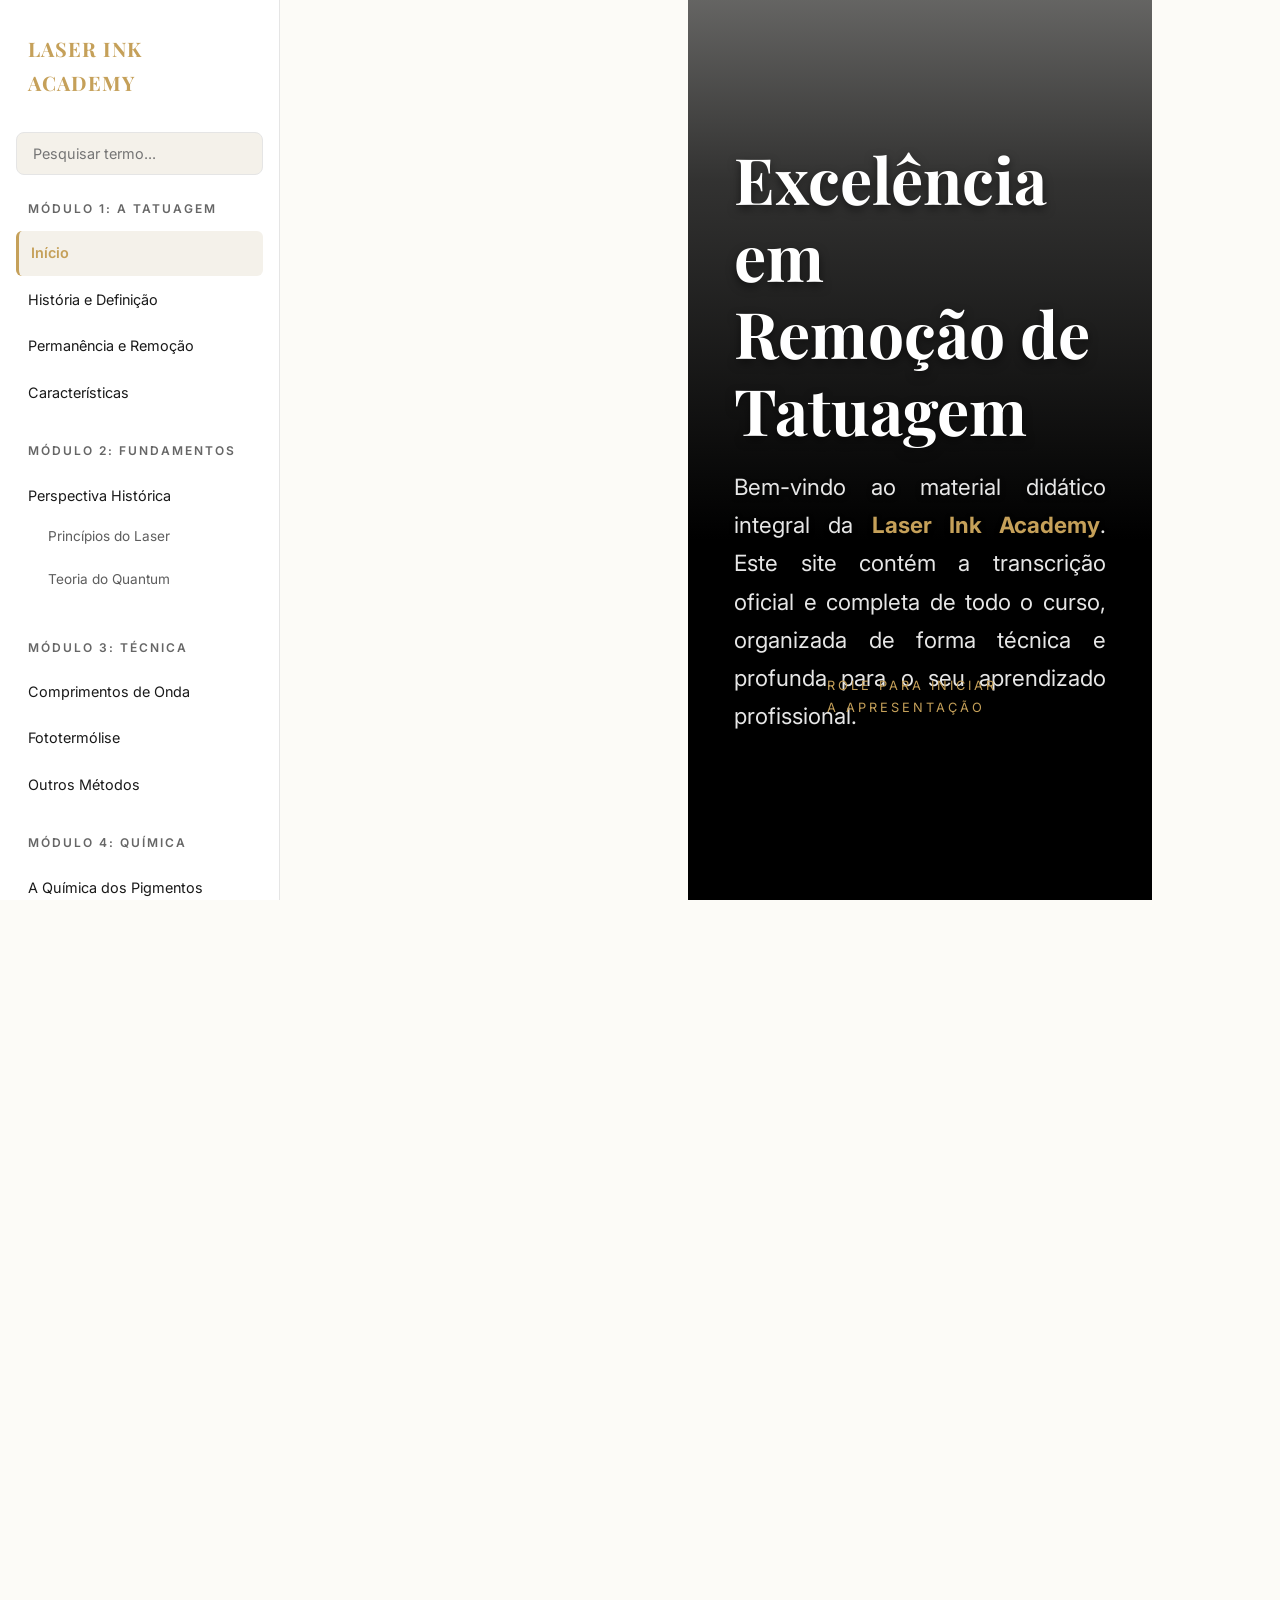
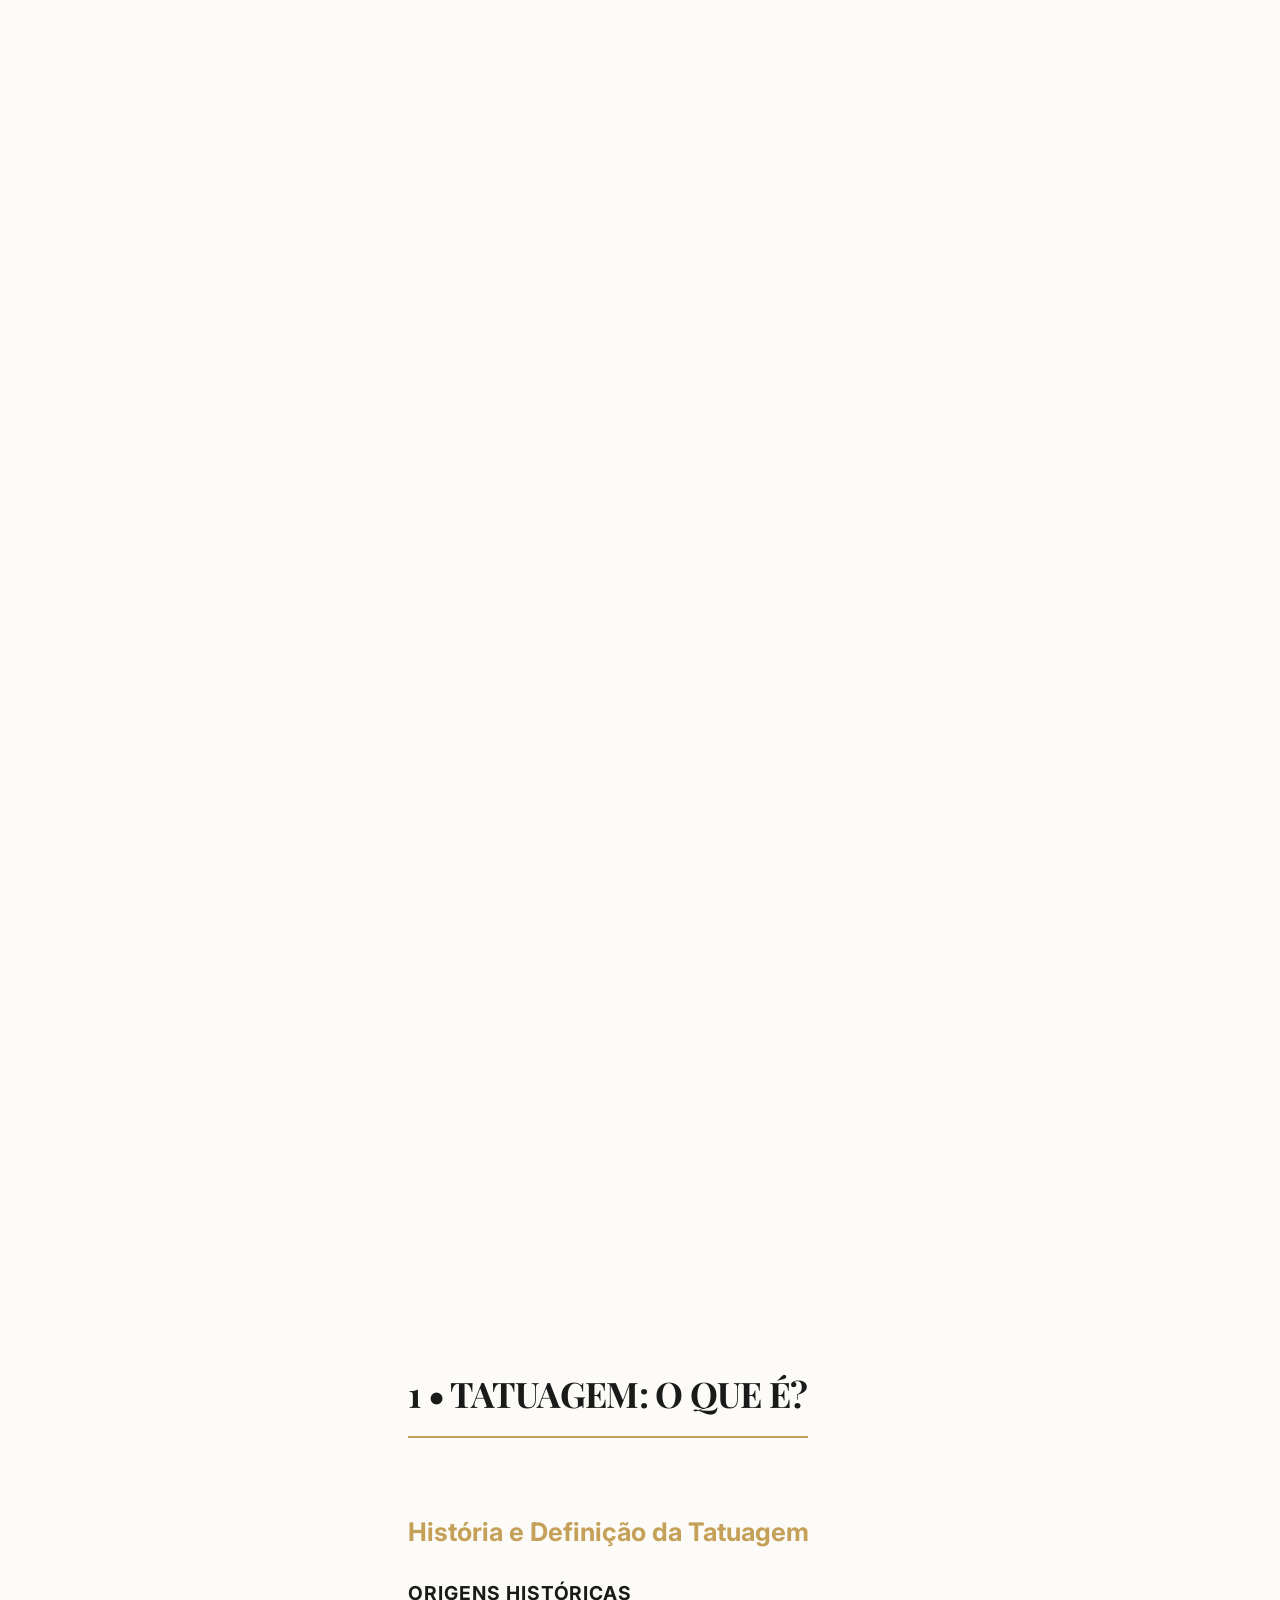
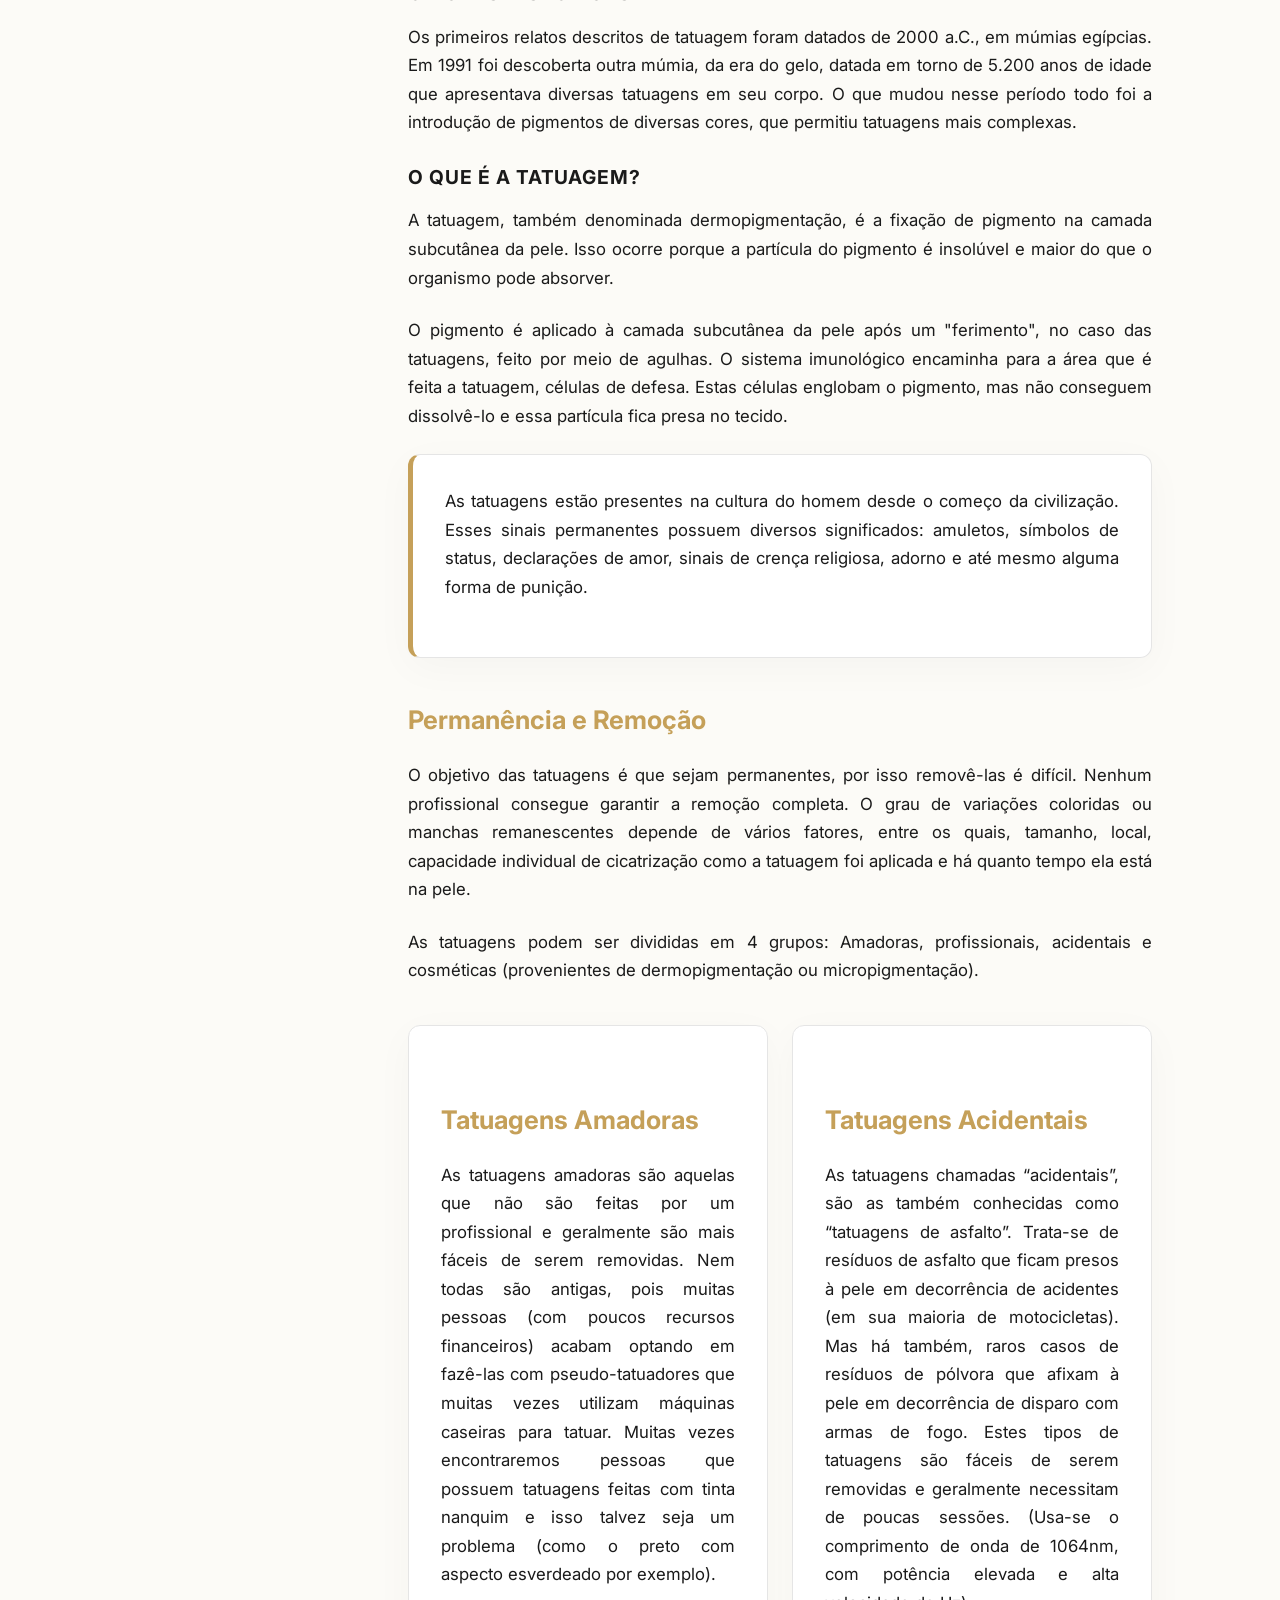
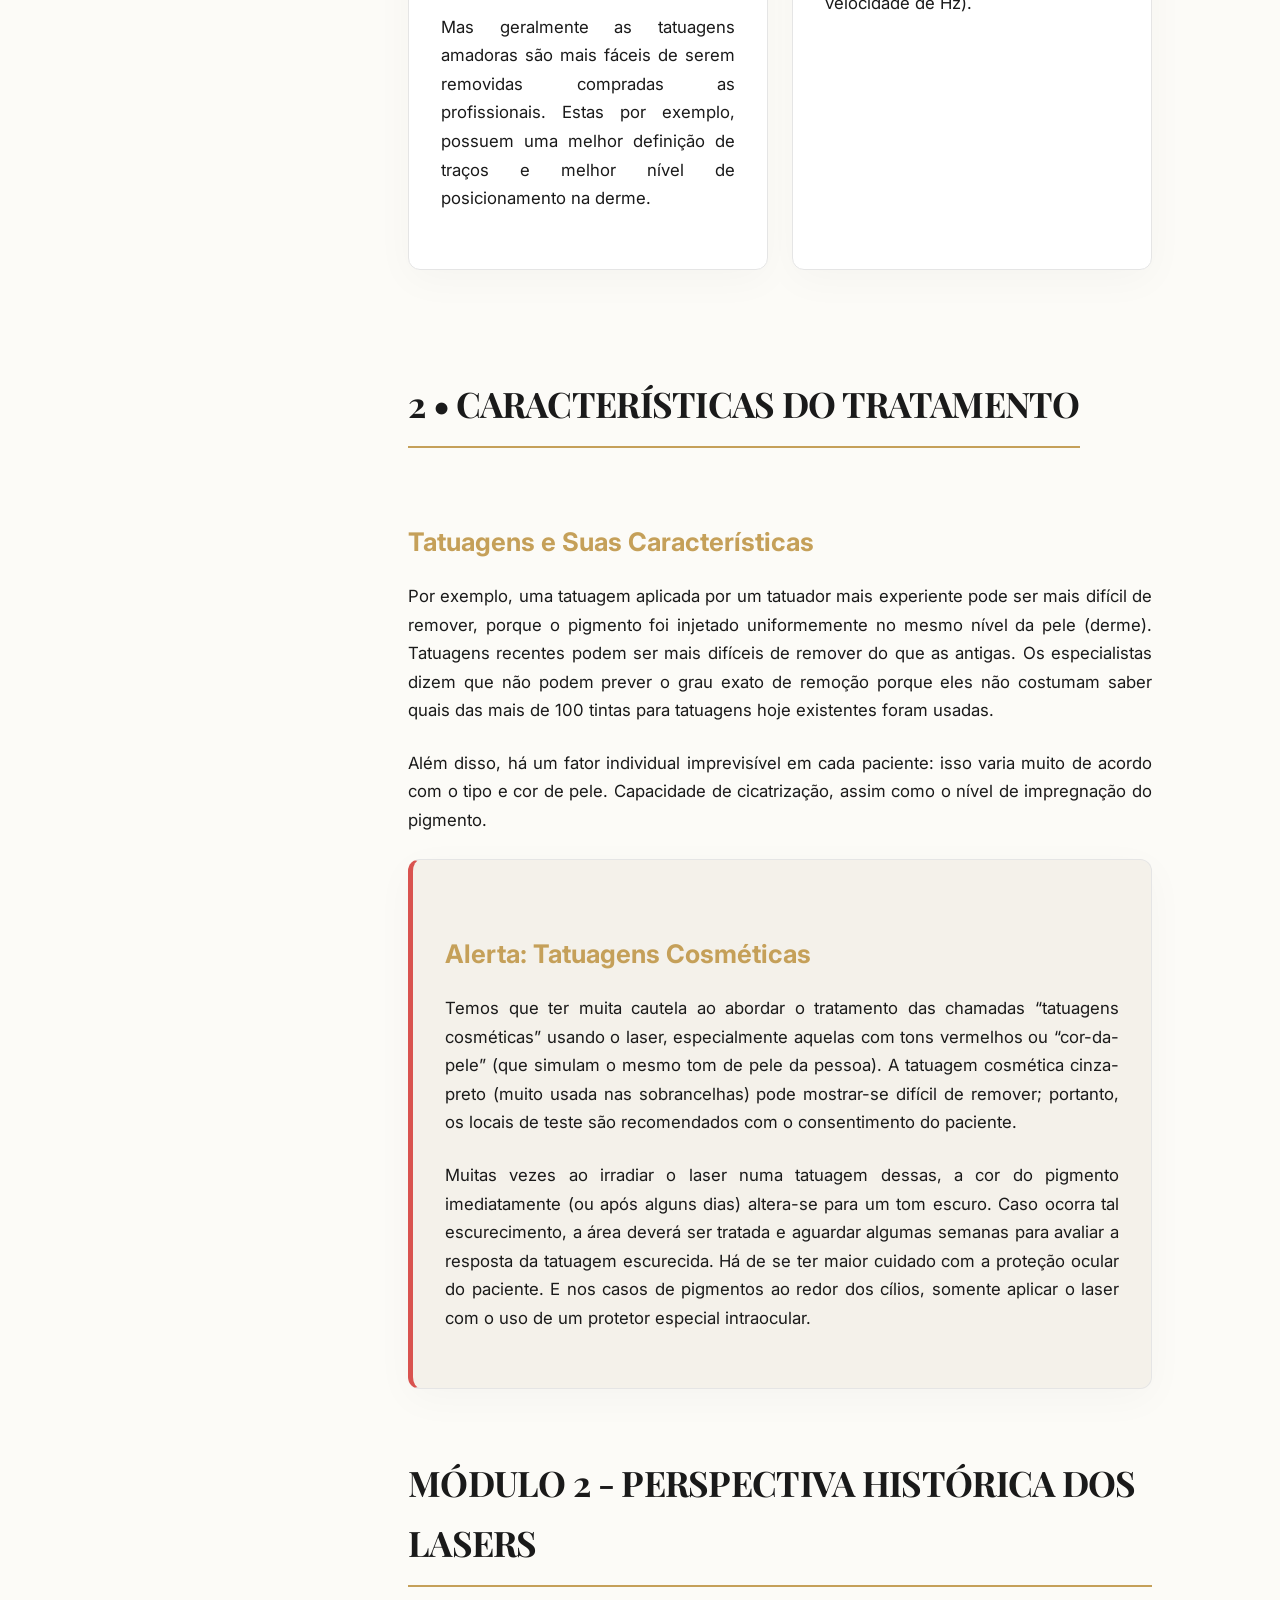
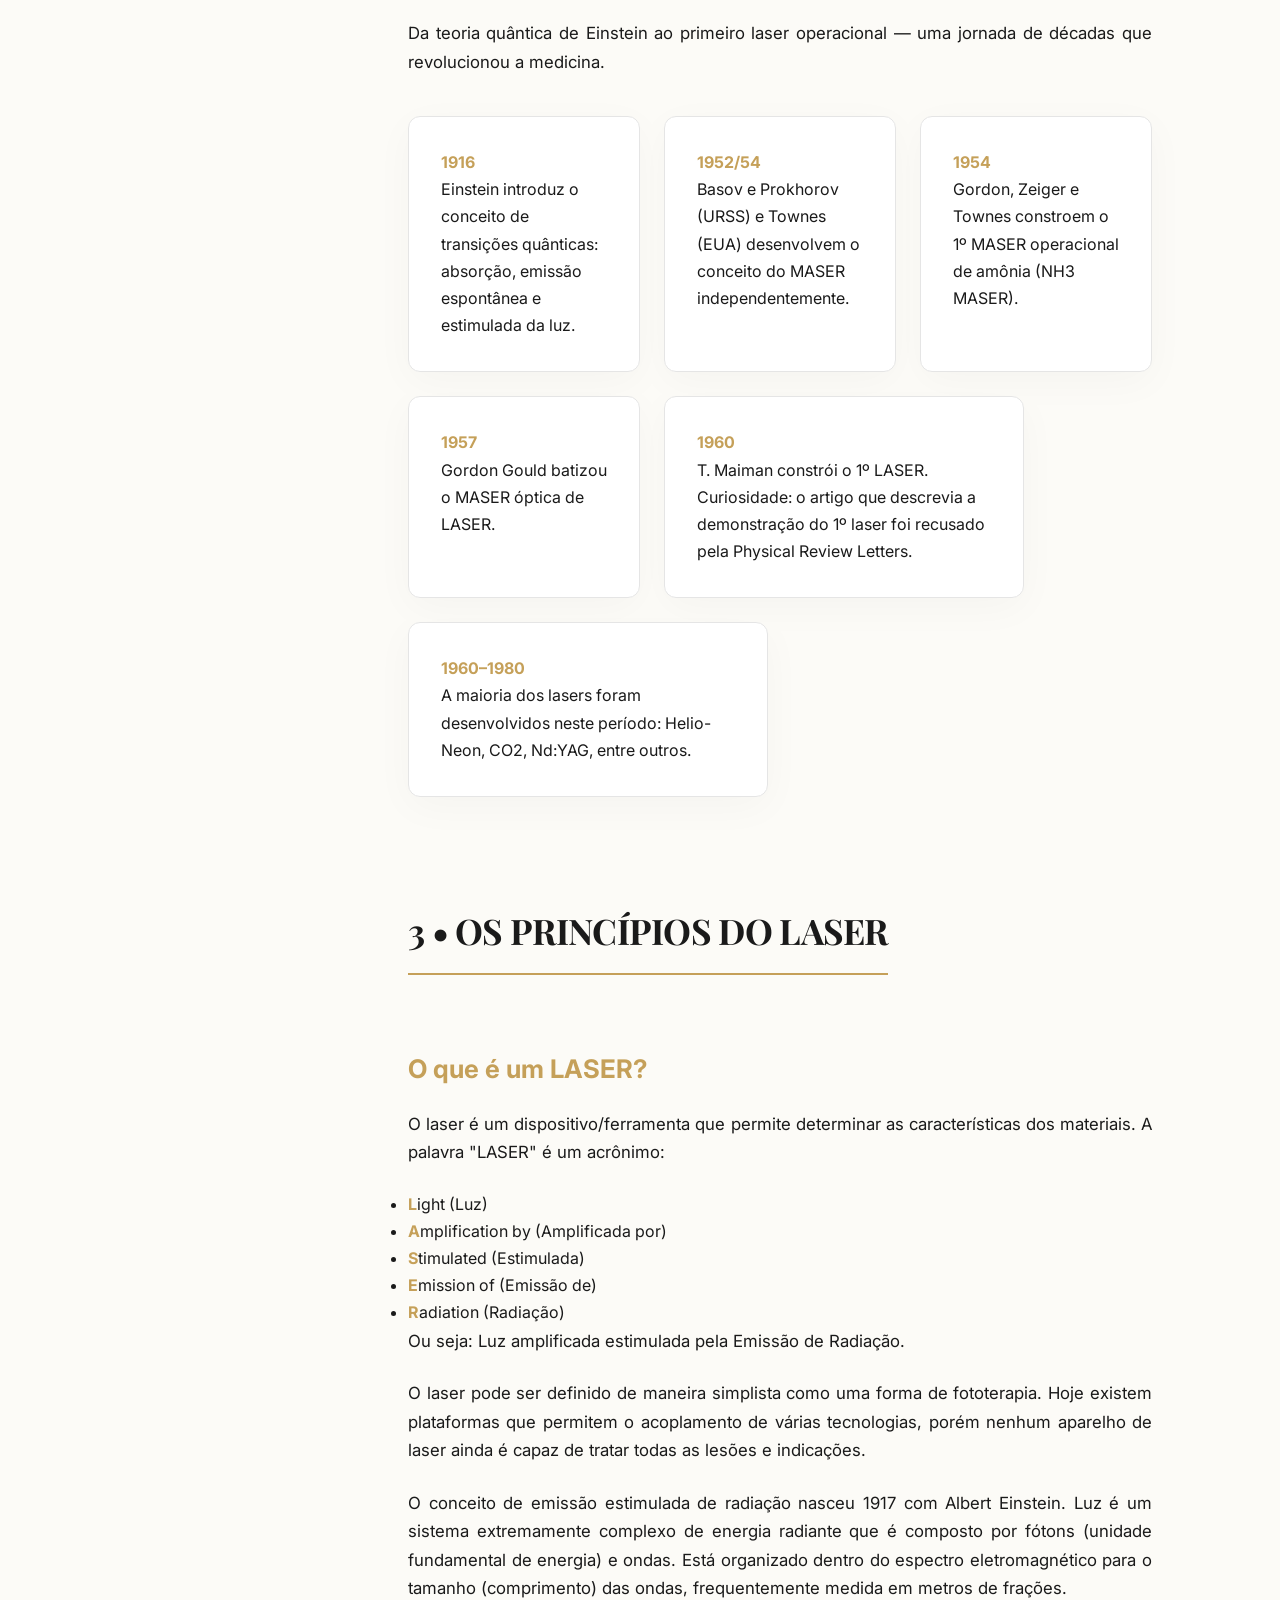
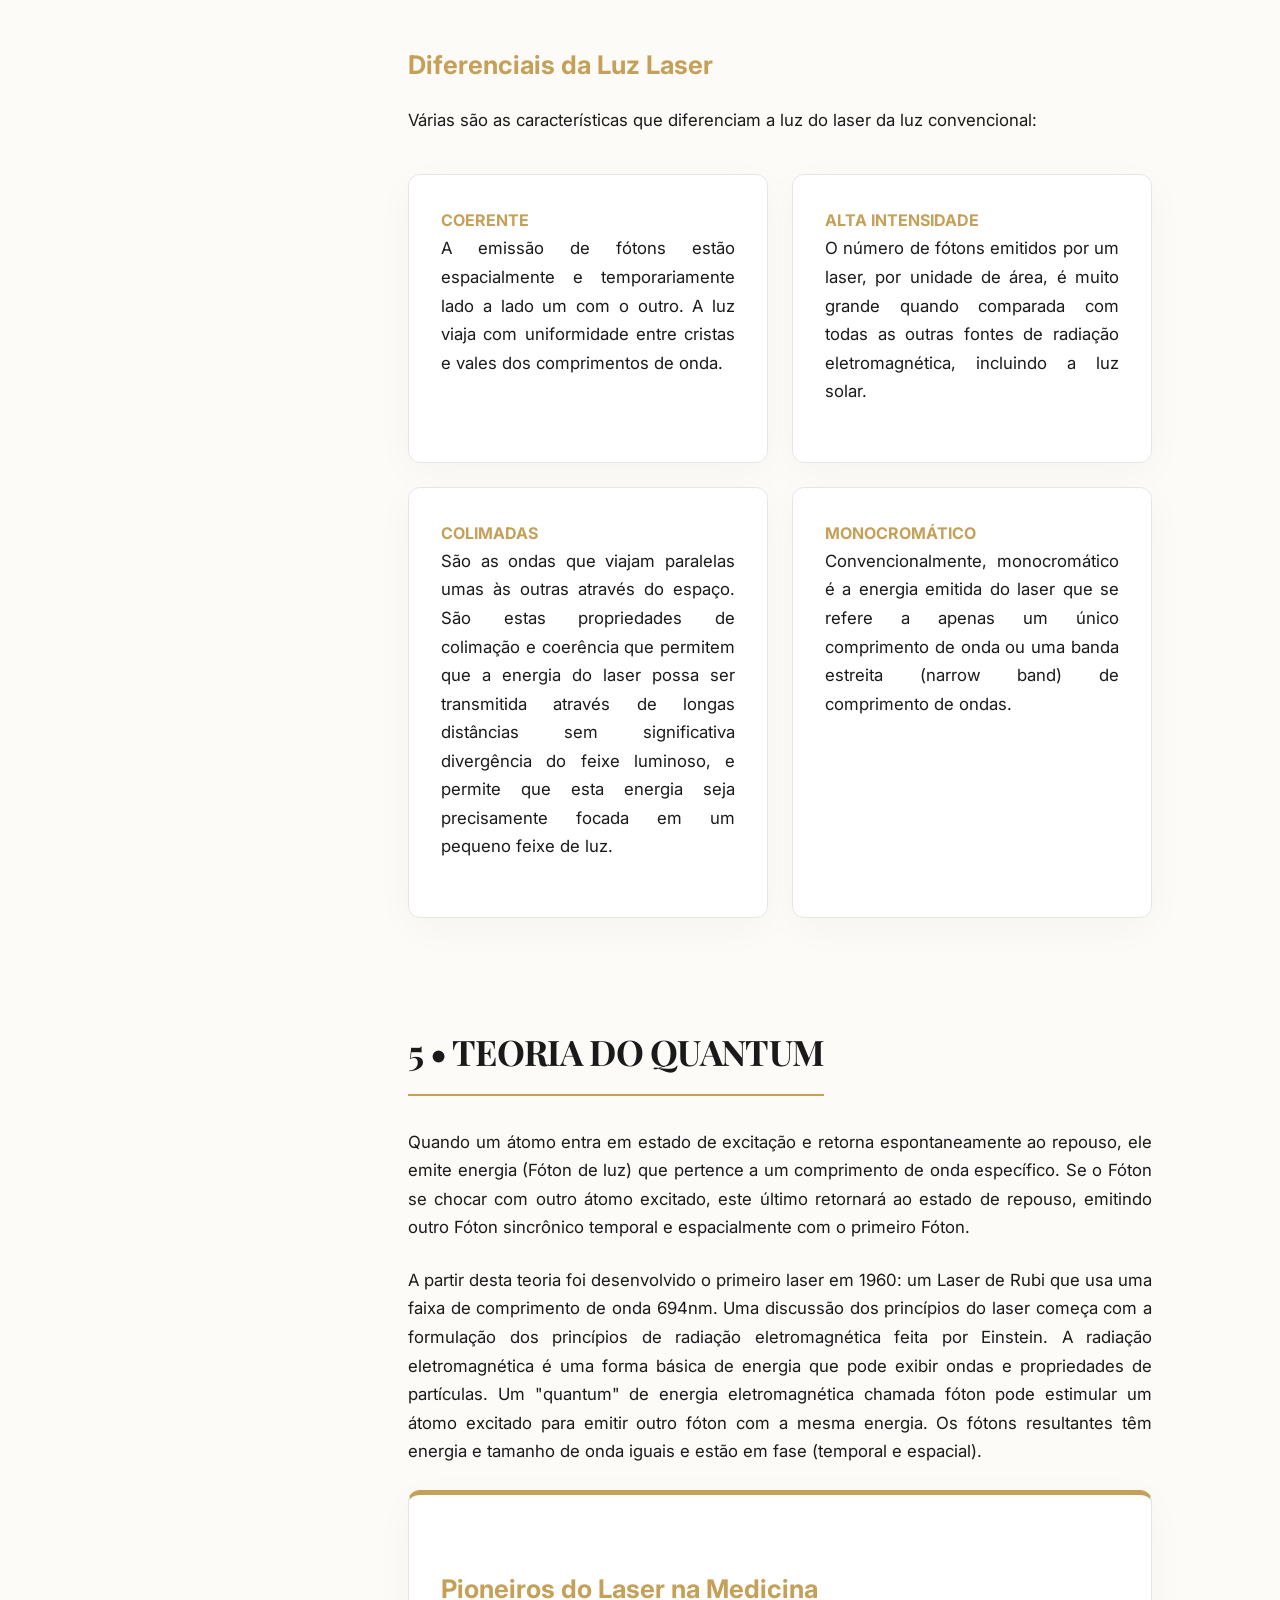
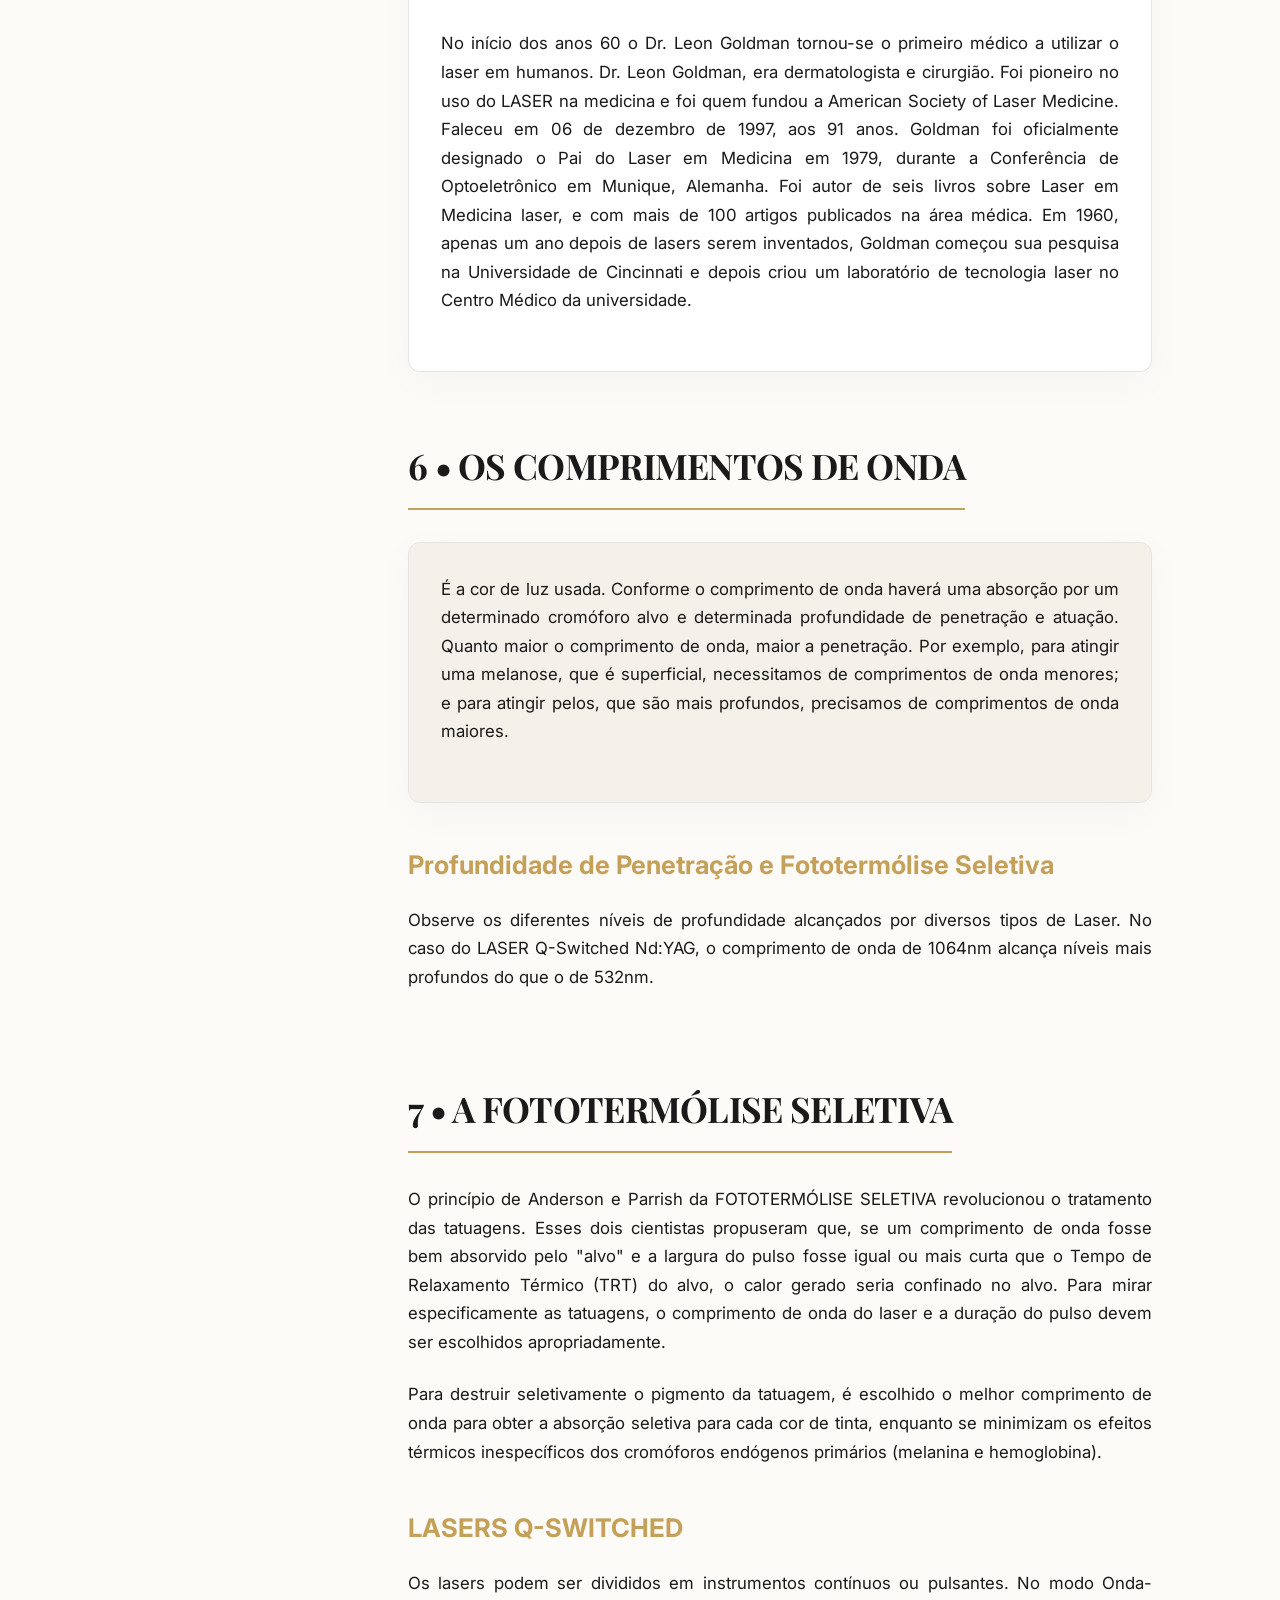
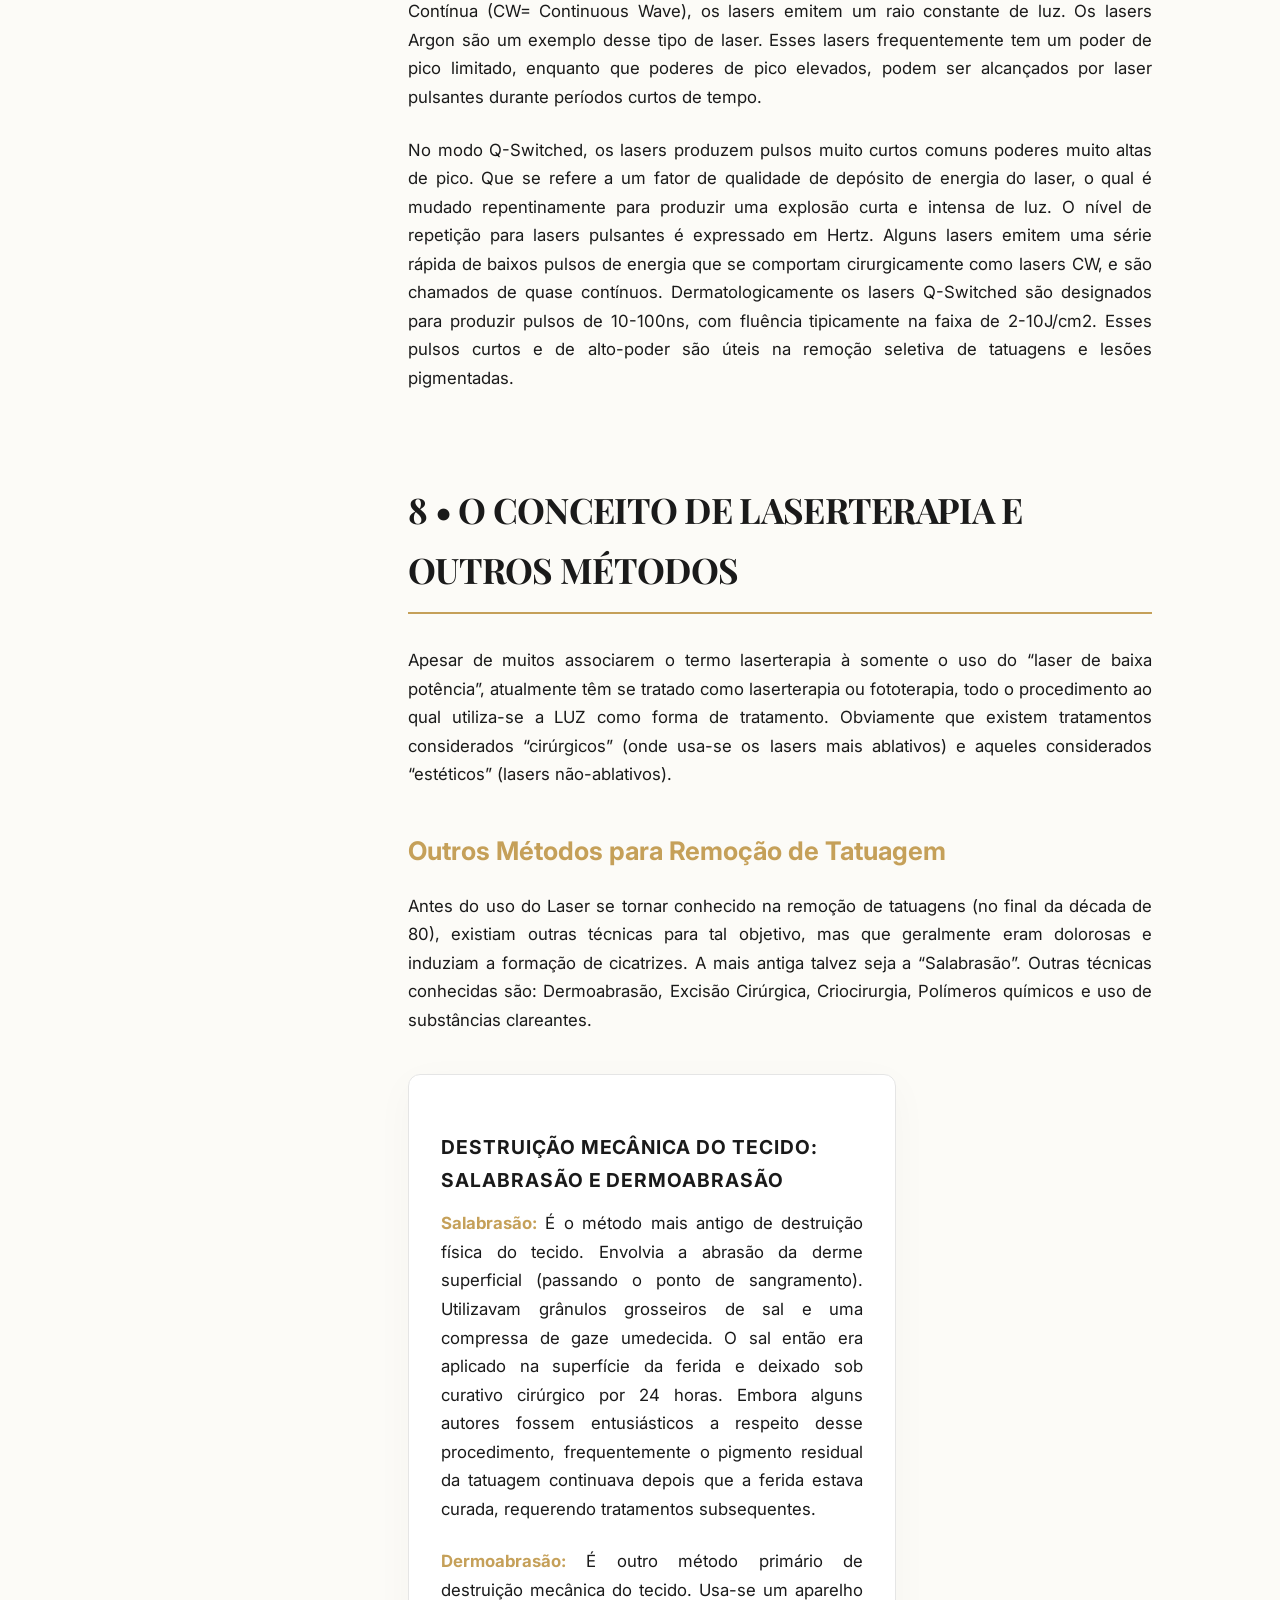
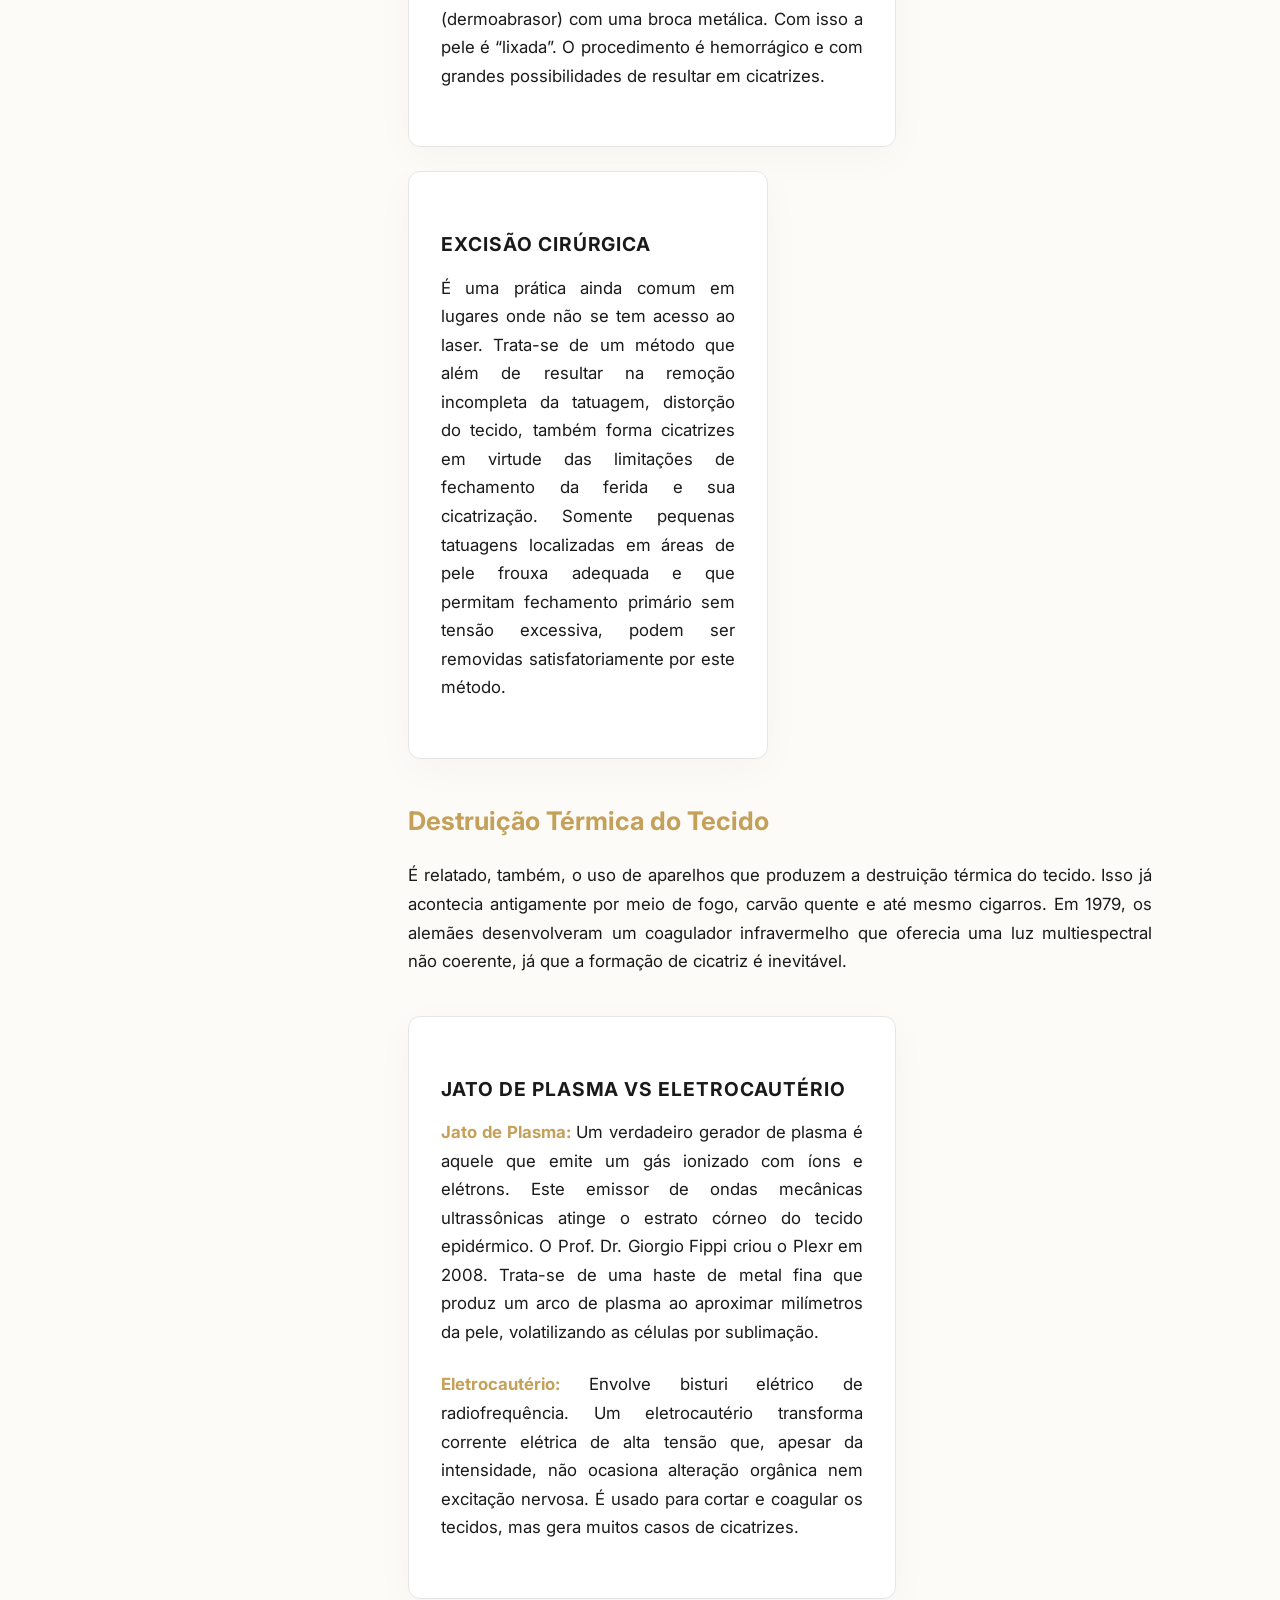
<file: index.html>
<!DOCTYPE html>
<html lang="pt-BR">
<head>
    <meta charset="UTF-8">
    <meta name="viewport" content="width=device-width, initial-scale=1.0">
    <title>Laser Ink Academy | Transcrição Integral</title>
    <meta name="description" content="Curso Profissional de Remoção de Tatuagem - Transcrição completa e oficial.">
    <link rel="stylesheet" href="index.css">
</head>
<body>

    <div class="sidebar-overlay"></div>
    
    <header class="mobile-nav">
        <button class="menu-toggle" aria-label="Abrir Menu">
            <span></span>
            <span></span>
            <span></span>
        </button>
        <div class="mobile-logo">Laser Ink Academy</div>
    </header>

    <div class="app-container">
        <!-- Sidebar Navigation -->
        <aside>
            <div class="logo-container">
                <div class="logo-text">Laser Ink Academy</div>
            </div>

            <div class="search-container">
                <input type="text" class="search-input" placeholder="Pesquisar termo...">
            </div>

            <div class="nav-group">
                <div class="nav-title">Módulo 1: A Tatuagem</div>
                <nav>
                    <a href="#intro" class="nav-link active">Início</a>
                    <a href="#historia" class="nav-link">História e Definição</a>
                    <a href="#permanencia" class="nav-link">Permanência e Remoção</a>
                    <a href="#caracteristicas" class="nav-link">Características</a>
                </nav>
            </div>

            <div class="nav-group">
                <div class="nav-title">Módulo 2: Fundamentos</div>
                <nav>
                    <a href="#perspectiva" class="nav-link">Perspectiva Histórica</a>
                    <div class="sub-nav">
                        <a href="#principios" class="nav-link">Princípios do Laser</a>
                        <a href="#quantum" class="nav-link">Teoria do Quantum</a>
                    </div>
                </nav>
            </div>

            <div class="nav-group">
                <div class="nav-title">Módulo 3: Técnica</div>
                <nav>
                    <a href="#comprimentos" class="nav-link">Comprimentos de Onda</a>
                    <a href="#fototermolise" class="nav-link">Fototermólise</a>
                    <a href="#outros-metodos" class="nav-link">Outros Métodos</a>
                </nav>
            </div>

            <div class="nav-group">
                <div class="nav-title">Módulo 4: Química</div>
                <nav>
                    <a href="#quimica" class="nav-link">A Química dos Pigmentos</a>
                    <a href="#efeitos" class="nav-link">Efeitos Pós-Laser</a>
                    <a href="#mecanismos" class="nav-link">Como Funciona</a>
                </nav>
            </div>

            <div class="nav-group">
                <div class="nav-title">Módulo 5: Clínica</div>
                <nav>
                    <a href="#cuidados" class="nav-link">Cuidados e Penetragem</a>
                    <a href="#faq" class="nav-link">Dúvidas Frequentes</a>
                </nav>
            </div>

            <div class="theme-toggle">Modo Escuro</div>
        </aside>

        <!-- Main Content Area -->
        <main>
            <!-- SCROLL CONTROLLED HERO SECTION -->
        <div class="scroll-wrapper" id="hero-scrub-wrapper">
            <div class="sticky-hero">
                <video id="hero-video" preload="auto" muted playsinline>
                    <source src="assets/Doctor_scrub.mp4" type="video/mp4">
                </video>
                <div class="hero-overlay">
                    <section id="intro">
                        <h1>Excelência em Remoção de Tatuagem</h1>
                        <p>Bem-vindo ao material didático integral da <strong>Laser Ink Academy</strong>. Este site contém a transcrição oficial e completa de todo o curso, organizada de forma técnica e profunda para o seu aprendizado profissional.</p>
                        <div class="scroll-indicator">Role para iniciar a apresentação</div>
                    </section>
                </div>
            </div>
        </div>

            <!-- MODULE 1 CONTENT -->
            <section id="historia">
                <h2>1 • TATUAGEM: O QUE É?</h2>
                
                <h3>História e Definição da Tatuagem</h3>
                <h4>Origens Históricas</h4>
                <p>Os primeiros relatos descritos de tatuagem foram datados de 2000 a.C., em múmias egípcias. Em 1991 foi descoberta outra múmia, da era do gelo, datada em torno de 5.200 anos de idade que apresentava diversas tatuagens em seu corpo. O que mudou nesse período todo foi a introdução de pigmentos de diversas cores, que permitiu tatuagens mais complexas.</p>

                <h4>O Que É a Tatuagem?</h4>
                <p>A tatuagem, também denominada dermopigmentação, é a fixação de pigmento na camada subcutânea da pele. Isso ocorre porque a partícula do pigmento é insolúvel e maior do que o organismo pode absorver.</p>
                <p>O pigmento é aplicado à camada subcutânea da pele após um "ferimento", no caso das tatuagens, feito por meio de agulhas. O sistema imunológico encaminha para a área que é feita a tatuagem, células de defesa. Estas células englobam o pigmento, mas não conseguem dissolvê-lo e essa partícula fica presa no tecido.</p>
                
                <div class="bento-card" style="border-left: 5px solid var(--primary-gold);">
                    <p>As tatuagens estão presentes na cultura do homem desde o começo da civilização. Esses sinais permanentes possuem diversos significados: amuletos, símbolos de status, declarações de amor, sinais de crença religiosa, adorno e até mesmo alguma forma de punição.</p>
                </div>

                <h3>Permanência e Remoção</h3>
                <p>O objetivo das tatuagens é que sejam permanentes, por isso removê-las é difícil. Nenhum profissional consegue garantir a remoção completa. O grau de variações coloridas ou manchas remanescentes depende de vários fatores, entre os quais, tamanho, local, capacidade individual de cicatrização como a tatuagem foi aplicada e há quanto tempo ela está na pele.</p>
                <p>As tatuagens podem ser divididas em 4 grupos: Amadoras, profissionais, acidentais e cosméticas (provenientes de dermopigmentação ou micropigmentação).</p>
                
                <div class="bento-grid">
                    <div class="bento-card medium">
                        <h3>Tatuagens Amadoras</h3>
                        <p>As tatuagens amadoras são aquelas que não são feitas por um profissional e geralmente são mais fáceis de serem removidas. Nem todas são antigas, pois muitas pessoas (com poucos recursos financeiros) acabam optando em fazê-las com pseudo-tatuadores que muitas vezes utilizam máquinas caseiras para tatuar. Muitas vezes encontraremos pessoas que possuem tatuagens feitas com tinta nanquim e isso talvez seja um problema (como o preto com aspecto esverdeado por exemplo).</p>
                        <p>Mas geralmente as tatuagens amadoras são mais fáceis de serem removidas compradas as profissionais. Estas por exemplo, possuem uma melhor definição de traços e melhor nível de posicionamento na derme.</p>
                    </div>
                    <div class="bento-card medium">
                        <h3>Tatuagens Acidentais</h3>
                        <p>As tatuagens chamadas “acidentais”, são as também conhecidas como “tatuagens de asfalto”. Trata-se de resíduos de asfalto que ficam presos à pele em decorrência de acidentes (em sua maioria de motocicletas). Mas há também, raros casos de resíduos de pólvora que afixam à pele em decorrência de disparo com armas de fogo. Estes tipos de tatuagens são fáceis de serem removidas e geralmente necessitam de poucas sessões. (Usa-se o comprimento de onda de 1064nm, com potência elevada e alta velocidade de Hz).</p>
                    </div>
                </div>
            </section>

            <section id="caracteristicas">
                <h2>2 • CARACTERÍSTICAS DO TRATAMENTO</h2>
                <h3>Tatuagens e Suas Características</h3>
                <p>Por exemplo, uma tatuagem aplicada por um tatuador mais experiente pode ser mais difícil de remover, porque o pigmento foi injetado uniformemente no mesmo nível da pele (derme). Tatuagens recentes podem ser mais difíceis de remover do que as antigas. Os especialistas dizem que não podem prever o grau exato de remoção porque eles não costumam saber quais das mais de 100 tintas para tatuagens hoje existentes foram usadas.</p>
                <p>Além disso, há um fator individual imprevisível em cada paciente: isso varia muito de acordo com o tipo e cor de pele. Capacidade de cicatrização, assim como o nível de impregnação do pigmento.</p>
                
                <div class="bento-card" style="background: var(--accent); border-left: 5px solid #d9534f;">
                    <h3>Alerta: Tatuagens Cosméticas</h3>
                    <p>Temos que ter muita cautela ao abordar o tratamento das chamadas “tatuagens cosméticas” usando o laser, especialmente aquelas com tons vermelhos ou “cor-da-pele” (que simulam o mesmo tom de pele da pessoa). A tatuagem cosmética cinza-preto (muito usada nas sobrancelhas) pode mostrar-se difícil de remover; portanto, os locais de teste são recomendados com o consentimento do paciente.</p>
                    <p>Muitas vezes ao irradiar o laser numa tatuagem dessas, a cor do pigmento imediatamente (ou após alguns dias) altera-se para um tom escuro. Caso ocorra tal escurecimento, a área deverá ser tratada e aguardar algumas semanas para avaliar a resposta da tatuagem escurecida. Há de se ter maior cuidado com a proteção ocular do paciente. E nos casos de pigmentos ao redor dos cílios, somente aplicar o laser com o uso de um protetor especial intraocular.</p>
                </div>
            </section>

            <!-- MODULE 2 CONTENT -->
            <section id="perspectiva">
                <h2>MÓDULO 2 - PERSPECTIVA HISTÓRICA DOS LASERS</h2>
                <p>Da teoria quântica de Einstein ao primeiro laser operacional — uma jornada de décadas que revolucionou a medicina.</p>
                
                <div class="bento-grid">
                    <div class="bento-card small"><strong>1916</strong><br>Einstein introduz o conceito de transições quânticas: absorção, emissão espontânea e estimulada da luz.</div>
                    <div class="bento-card small"><strong>1952/54</strong><br>Basov e Prokhorov (URSS) e Townes (EUA) desenvolvem o conceito do MASER independentemente.</div>
                    <div class="bento-card small"><strong>1954</strong><br>Gordon, Zeiger e Townes constroem o 1º MASER operacional de amônia (NH3 MASER).</div>
                    <div class="bento-card small"><strong>1957</strong><br>Gordon Gould batizou o MASER óptica de LASER.</div>
                    <div class="bento-card medium"><strong>1960</strong><br>T. Maiman constrói o 1º LASER. Curiosidade: o artigo que descrevia a demonstração do 1º laser foi recusado pela Physical Review Letters.</div>
                    <div class="bento-card medium"><strong>1960–1980</strong><br>A maioria dos lasers foram desenvolvidos neste período: Helio-Neon, CO2, Nd:YAG, entre outros.</div>
                </div>
            </section>

            <section id="principios">
                <h2>3 • OS PRINCÍPIOS DO LASER</h2>
                <h3>O que é um LASER?</h3>
                <p>O laser é um dispositivo/ferramenta que permite determinar as características dos materiais. A palavra "LASER" é um acrônimo:</p>
                <ul>
                    <li><strong>L</strong>ight (Luz)</li>
                    <li><strong>A</strong>mplification by (Amplificada por)</li>
                    <li><strong>S</strong>timulated (Estimulada)</li>
                    <li><strong>E</strong>mission of (Emissão de)</li>
                    <li><strong>R</strong>adiation (Radiação)</li>
                </ul>
                <p>Ou seja: Luz amplificada estimulada pela Emissão de Radiação.</p>
                <p>O laser pode ser definido de maneira simplista como uma forma de fototerapia. Hoje existem plataformas que permitem o acoplamento de várias tecnologias, porém nenhum aparelho de laser ainda é capaz de tratar todas as lesões e indicações.</p>
                <p>O conceito de emissão estimulada de radiação nasceu 1917 com Albert Einstein. Luz é um sistema extremamente complexo de energia radiante que é composto por fótons (unidade fundamental de energia) e ondas. Está organizado dentro do espectro eletromagnético para o tamanho (comprimento) das ondas, frequentemente medida em metros de frações.</p>

                <h3>Diferenciais da Luz Laser</h3>
                <p>Várias são as características que diferenciam a luz do laser da luz convencional:</p>
                <div class="bento-grid">
                    <div class="bento-card medium">
                        <strong>COERENTE</strong>
                        <p>A emissão de fótons estão espacialmente e temporariamente lado a lado um com o outro. A luz viaja com uniformidade entre cristas e vales dos comprimentos de onda.</p>
                    </div>
                    <div class="bento-card medium">
                        <strong>ALTA INTENSIDADE</strong>
                        <p>O número de fótons emitidos por um laser, por unidade de área, é muito grande quando comparada com todas as outras fontes de radiação eletromagnética, incluindo a luz solar.</p>
                    </div>
                    <div class="bento-card medium">
                        <strong>COLIMADAS</strong>
                        <p>São as ondas que viajam paralelas umas às outras através do espaço. São estas propriedades de colimação e coerência que permitem que a energia do laser possa ser transmitida através de longas distâncias sem significativa divergência do feixe luminoso, e permite que esta energia seja precisamente focada em um pequeno feixe de luz.</p>
                    </div>
                    <div class="bento-card medium">
                        <strong>MONOCROMÁTICO</strong>
                        <p>Convencionalmente, monocromático é a energia emitida do laser que se refere a apenas um único comprimento de onda ou uma banda estreita (narrow band) de comprimento de ondas.</p>
                    </div>
                </div>
            </section>

            <section id="quantum">
                <h2>5 • TEORIA DO QUANTUM</h2>
                <p>Quando um átomo entra em estado de excitação e retorna espontaneamente ao repouso, ele emite energia (Fóton de luz) que pertence a um comprimento de onda específico. Se o Fóton se chocar com outro átomo excitado, este último retornará ao estado de repouso, emitindo outro Fóton sincrônico temporal e espacialmente com o primeiro Fóton.</p>
                <p>A partir desta teoria foi desenvolvido o primeiro laser em 1960: um Laser de Rubi que usa uma faixa de comprimento de onda 694nm. Uma discussão dos princípios do laser começa com a formulação dos princípios de radiação eletromagnética feita por Einstein. A radiação eletromagnética é uma forma básica de energia que pode exibir ondas e propriedades de partículas. Um "quantum" de energia eletromagnética chamada fóton pode estimular um átomo excitado para emitir outro fóton com a mesma energia. Os fótons resultantes têm energia e tamanho de onda iguais e estão em fase (temporal e espacial).</p>

                <div class="bento-card" style="border-top: 5px solid var(--primary-gold);">
                    <h3>Pioneiros do Laser na Medicina</h3>
                    <p>No início dos anos 60 o Dr. Leon Goldman tornou-se o primeiro médico a utilizar o laser em humanos. Dr. Leon Goldman, era dermatologista e cirurgião. Foi pioneiro no uso do LASER na medicina e foi quem fundou a American Society of Laser Medicine. Faleceu em 06 de dezembro de 1997, aos 91 anos. Goldman foi oficialmente designado o Pai do Laser em Medicina em 1979, durante a Conferência de Optoeletrônico em Munique, Alemanha. Foi autor de seis livros sobre Laser em Medicina laser, e com mais de 100 artigos publicados na área médica. Em 1960, apenas um ano depois de lasers serem inventados, Goldman começou sua pesquisa na Universidade de Cincinnati e depois criou um laboratório de tecnologia laser no Centro Médico da universidade.</p>
                </div>
            </section>

            <!-- MODULE 3 CONTENT -->
            <section id="comprimentos">
                <h2>6 • OS COMPRIMENTOS DE ONDA</h2>
                <div class="bento-card" style="background: var(--accent);">
                    <p>É a cor de luz usada. Conforme o comprimento de onda haverá uma absorção por um determinado cromóforo alvo e determinada profundidade de penetração e atuação. Quanto maior o comprimento de onda, maior a penetração. Por exemplo, para atingir uma melanose, que é superficial, necessitamos de comprimentos de onda menores; e para atingir pelos, que são mais profundos, precisamos de comprimentos de onda maiores.</p>
                </div>
                
                <h3>Profundidade de Penetração e Fototermólise Seletiva</h3>
                <p>Observe os diferentes níveis de profundidade alcançados por diversos tipos de Laser. No caso do LASER Q-Switched Nd:YAG, o comprimento de onda de 1064nm alcança níveis mais profundos do que o de 532nm.</p>
            </section>

            <section id="fototermolise">
                <h2>7 • A FOTOTERMÓLISE SELETIVA</h2>
                <p>O princípio de Anderson e Parrish da FOTOTERMÓLISE SELETIVA revolucionou o tratamento das tatuagens. Esses dois cientistas propuseram que, se um comprimento de onda fosse bem absorvido pelo "alvo" e a largura do pulso fosse igual ou mais curta que o Tempo de Relaxamento Térmico (TRT) do alvo, o calor gerado seria confinado no alvo. Para mirar especificamente as tatuagens, o comprimento de onda do laser e a duração do pulso devem ser escolhidos apropriadamente.</p>
                <p>Para destruir seletivamente o pigmento da tatuagem, é escolhido o melhor comprimento de onda para obter a absorção seletiva para cada cor de tinta, enquanto se minimizam os efeitos térmicos inespecíficos dos cromóforos endógenos primários (melanina e hemoglobina).</p>

                <h3>LASERS Q-SWITCHED</h3>
                <p>Os lasers podem ser divididos em instrumentos contínuos ou pulsantes. No modo Onda-Contínua (CW= Continuous Wave), os lasers emitem um raio constante de luz. Os lasers Argon são um exemplo desse tipo de laser. Esses lasers frequentemente tem um poder de pico limitado, enquanto que poderes de pico elevados, podem ser alcançados por laser pulsantes durante períodos curtos de tempo.</p>
                <p>No modo Q-Switched, os lasers produzem pulsos muito curtos comuns poderes muito altas de pico. Que se refere a um fator de qualidade de depósito de energia do laser, o qual é mudado repentinamente para produzir uma explosão curta e intensa de luz. O nível de repetição para lasers pulsantes é expressado em Hertz. Alguns lasers emitem uma série rápida de baixos pulsos de energia que se comportam cirurgicamente como lasers CW, e são chamados de quase contínuos. Dermatologicamente os lasers Q-Switched são designados para produzir pulsos de 10-100ns, com fluência tipicamente na faixa de 2-10J/cm2. Esses pulsos curtos e de alto-poder são úteis na remoção seletiva de tatuagens e lesões pigmentadas.</p>
            </section>

            <section id="outros-metodos">
                <h2>8 • O CONCEITO DE LASERTERAPIA E OUTROS MÉTODOS</h2>
                <p>Apesar de muitos associarem o termo laserterapia à somente o uso do “laser de baixa potência”, atualmente têm se tratado como laserterapia ou fototerapia, todo o procedimento ao qual utiliza-se a LUZ como forma de tratamento. Obviamente que existem tratamentos considerados “cirúrgicos” (onde usa-se os lasers mais ablativos) e aqueles considerados “estéticos” (lasers não-ablativos).</p>
                
                <h3>Outros Métodos para Remoção de Tatuagem</h3>
                <p>Antes do uso do Laser se tornar conhecido na remoção de tatuagens (no final da década de 80), existiam outras técnicas para tal objetivo, mas que geralmente eram dolorosas e induziam a formação de cicatrizes. A mais antiga talvez seja a “Salabrasão”. Outras técnicas conhecidas são: Dermoabrasão, Excisão Cirúrgica, Criocirurgia, Polímeros químicos e uso de substâncias clareantes.</p>

                <div class="bento-grid">
                    <div class="bento-card large">
                        <h4>Destruição Mecânica do Tecido: Salabrasão e Dermoabrasão</h4>
                        <p><strong>Salabrasão:</strong> É o método mais antigo de destruição física do tecido. Envolvia a abrasão da derme superficial (passando o ponto de sangramento). Utilizavam grânulos grosseiros de sal e uma compressa de gaze umedecida. O sal então era aplicado na superfície da ferida e deixado sob curativo cirúrgico por 24 horas. Embora alguns autores fossem entusiásticos a respeito desse procedimento, frequentemente o pigmento residual da tatuagem continuava depois que a ferida estava curada, requerendo tratamentos subsequentes.</p>
                        <p><strong>Dermoabrasão:</strong> É outro método primário de destruição mecânica do tecido. Usa-se um aparelho (dermoabrasor) com uma broca metálica. Com isso a pele é “lixada”. O procedimento é hemorrágico e com grandes possibilidades de resultar em cicatrizes.</p>
                    </div>
                    <div class="bento-card medium">
                        <h4>Excisão Cirúrgica</h4>
                        <p>É uma prática ainda comum em lugares onde não se tem acesso ao laser. Trata-se de um método que além de resultar na remoção incompleta da tatuagem, distorção do tecido, também forma cicatrizes em virtude das limitações de fechamento da ferida e sua cicatrização. Somente pequenas tatuagens localizadas em áreas de pele frouxa adequada e que permitam fechamento primário sem tensão excessiva, podem ser removidas satisfatoriamente por este método.</p>
                    </div>
                </div>

                <h3>Destruição Térmica do Tecido</h3>
                <p>É relatado, também, o uso de aparelhos que produzem a destruição térmica do tecido. Isso já acontecia antigamente por meio de fogo, carvão quente e até mesmo cigarros. Em 1979, os alemães desenvolveram um coagulador infravermelho que oferecia uma luz multiespectral não coerente, já que a formação de cicatriz é inevitável.</p>

                <div class="bento-grid">
                    <div class="bento-card large">
                        <h4>Jato de Plasma vs Eletrocautério</h4>
                        <p><strong>Jato de Plasma:</strong> Um verdadeiro gerador de plasma é aquele que emite um gás ionizado com íons e elétrons. Este emissor de ondas mecânicas ultrassônicas atinge o estrato córneo do tecido epidérmico. O Prof. Dr. Giorgio Fippi criou o Plexr em 2008. Trata-se de uma haste de metal fina que produz um arco de plasma ao aproximar milímetros da pele, volatilizando as células por sublimação.</p>
                        <p><strong>Eletrocautério:</strong> Envolve bisturi elétrico de radiofrequência. Um eletrocautério transforma corrente elétrica de alta tensão que, apesar da intensidade, não ocasiona alteração orgânica nem excitação nervosa. É usado para cortar e coagular os tecidos, mas gera muitos casos de cicatrizes.</p>
                    </div>
                </div>

                <h3>O Nascimento da Remoção a Laser</h3>
                <p>Em 1963 o Dr. Leon Goldman testou lasers de argônio e rubi para remover tatuagens. Atualmente existem 4 tipos desenvolvidos para este fim:</p>
                <div class="bento-grid">
                    <div class="bento-card small">Q-SWITCHED RUBI</div>
                    <div class="bento-card small">Q-SWITCHED ALEXANDRITE</div>
                    <div class="bento-card small">Q-SWITCHED ND.YAG</div>
                    <div class="bento-card small">PICO SECOND LASER</div>
                </div>

                <h3>11 • PRINCÍPIO TERAPÊUTICO NA REMOÇÃO DE PIGMENTOS</h3>
                <p>A remoção de tatuagens resume-se à um processo de <strong>FAGOCITOSE</strong>. O LASER É APENAS UM COADJUVANTE. Ele “destrói” o pigmento fragmentando-o em micropartículas. Tais partículas são então capturadas pelos MACRÓFAGOS e eliminadas depois através do SISTEMA LINFÁTICO.</p>
                <ul>
                    <li>1) O sucesso do tratamento depende também do sistema imunológico individual.</li>
                    <li>2) A velocidade de resposta dos macrófagos varia de paciente para paciente.</li>
                    <li>3) Quanto mais superficial o pigmento e menor o volume, menor o n° de sessões.</li>
                    <li>4) É difícil PREVER o n° de sessões, mas a inicial produz resposta mais forte.</li>
                </ul>
            </section>

            <section id="mecanismos">
                <h2>Como Funciona a Remoção</h2>
                <p>A remoção de tatuagens resume-se a um processo de <strong>FAGOCITOSE</strong>. O LASER é apenas um coadjuvante. Ele fragmenta o pigmento em micropartículas capturadas pelos macrófagos e eliminadas via sistema linfático.</p>
                
                <div class="bento-card large">
                    <p>É na <strong>DERME</strong> que o pigmento é depositado, pois é uma camada que não sofre renovação celular constante como a epiderme.</p>
                </div>
            </section>

            <section id="pele">
                <h2>12 • A PELE E SUAS INTERAÇÕES COM O LASER</h2>
                <div class="bento-grid">
                    <div class="bento-card medium">
                        <h4>Epiderme</h4>
                        <p>Composta por 5 ou 6 camadas de células queratinizadas. O estrato córneo (10 a 15 cm) é o principal responsável pela função barreira, devido ao arranjo estrutural da matriz lipídica intercelular (ceramidas, colesterol, ácidos graxos).</p>
                    </div>
                    <div class="bento-card medium">
                        <h4>Derme</h4>
                        <p>Contém vasos sanguíneos, linfáticos, terminações nervosas e glândulas. Fornece flexibilidade e tonicidade através de fibras de colágeno e elastina. <strong>É na derme que o pigmento é depositado</strong>, pois é uma camada que não sofre renovação constante.</p>
                    </div>
                    <div class="bento-card medium">
                        <h4>Hipoderme</h4>
                        <p>A terceira camada, formada basicamente por células de gordura. Mantém a temperatura do corpo e acumula energia.</p>
                    </div>
                </div>
            </section>

            <!-- MODULE 4 CONTENT -->
            <section id="quimica">
                <h2>A Química dos Pigmentos</h2>
                
                <div class="bento-grid">
                    <div class="bento-card large">
                        <h3>Fundamentos da Química Orgânica</h3>
                        <p>Originalmente proposta em 1777 por Torbern Olof Bergman, a química orgânica estudava compostos extraídos de organismos vivos. Em 1807, Jacob Berzelius formulou a <strong>Teoria da Força Vital</strong>, acreditando que compostos orgânicos precisavam de uma "vida" para serem sintetizados.</p>
                        <p>Isso mudou em 1828, quando Friedrich Wohler produziu <strong>Ureia</strong> a partir de cianato de amônio, derrubando a força vital. Atualmente, a definição de Friedrich August Kekulé é a aceita: <em>"Química orgânica é o ramo que estuda os compostos do carbono"</em>. Importante: nem todo composto com carbono é orgânico (ex: CO2, grafite), mas todo composto orgânico contém carbono.</p>
                    </div>
                    <div class="bento-card small" style="background: var(--accent);">
                        <h3>Pigmentos Orgânicos</h3>
                        <ul>
                            <li>Derivados de cadeias de carbono (petróleo).</li>
                            <li>Menor resistência à UV.</li>
                            <li>Cores mais vivas e vibrantes.</li>
                        </ul>
                    </div>
                </div>

                <div class="bento-grid">
                    <div class="bento-card medium">
                        <h3>Química Inorgânica (Minerais)</h3>
                        <p>Estuda elementos que não possuem carbono coordenado em cadeias. Compreendem 95% das substâncias da Terra, divididas em Ácidos, Bases, Sais e Óxidos. Os pigmentos inorgânicos são derivados de óxidos de metais (especialmente Ferro), possuem cores mais opacas e maior resistência à UV.</p>
                    </div>
                    <div class="bento-card medium">
                        <h3>Color Index (C.I.)</h3>
                        <p>Mundialmente utilizado, o COLOR INDEX identifica a origem do pigmento. A família <strong>77000-77999</strong> corresponde a pigmentos inorgânicos. Exemplo: <strong>C.I. 77266</strong> (Carbono Black - Inorgânico). Qualquer código que comece fora de 77 é orgânico, como o <strong>C.I. 19140</strong> (Amarelo Orgânico).</p>
                    </div>
                </div>

                <div class="bento-card">
                    <h3>Famílias de Solventes</h3>
                    <p>Os solventes são pilares da química das tintas. O site transcreve a classificação técnica oficial:</p>
                    <div class="bento-grid" style="margin-top: 15px;">
                        <div class="bento-card small" style="padding: 15px;"><strong>Aromáticos:</strong> Benzeno, Tolueno, Xileno.</div>
                        <div class="bento-card small" style="padding: 15px;"><strong>Alifáticos:</strong> Hexano, Heptano, Benzina.</div>
                        <div class="bento-card small" style="padding: 15px;"><strong>Álcoois:</strong> Metílico, Etílico, Propílico.</div>
                        <div class="bento-card small" style="padding: 15px;"><strong>Cetonas:</strong> Acetona, Metil etil cetona.</div>
                    </div>
                    <p style="font-size: 0.85rem; margin-top: 10px;">Também incluem Ésteres (Acetatos), Éteres e Hidrocarbonetos halogenados. A Água é o solvente inorgânico universal (polar).</p>
                </div>

                <div class="bento-card" style="border-left: 5px solid #d9534f; margin-top: 40px;">
                    <h3>Alerta de Saúde: Metais Pesados</h3>
                    <p>A intoxicação por metais ocorre quando eles são absorvidos e substituem metais necessários para as funções biológicas. Eles se depositam nos tecidos ósseos e gordurosos.</p>
                    
                    <div class="bento-grid" style="margin-top: 20px;">
                        <div class="bento-card small" style="padding: 15px;"><strong>Alumínio:</strong> Anemia, intoxicação.</div>
                        <div class="bento-card small" style="padding: 15px;"><strong>Cádmio:</strong> Câncer pulmões/rins.</div>
                        <div class="bento-card small" style="padding: 15px;"><strong>Chumbo:</strong> Saturnismo, lesão cerebral.</div>
                        <div class="bento-card small" style="padding: 15px;"><strong>Mercúrio:</strong> Sistema nervoso.</div>
                        <div class="bento-card small" style="padding: 15px;"><strong>Cobalto:</strong> Fibrose pulmonar.</div>
                        <div class="bento-card small" style="padding: 15px;"><strong>Cromo:</strong> Asma, câncer.</div>
                    </div>
                </div>

                <p>As tintas não são pigmentos vegetais. Normalmente são misturas que levam componentes de ferro, minerais e plásticos. Há uma notória falta de informação nos rótulos e pouca vigilância sobre os fabricantes.</p>

                <h3>Composição por Cor (Extração Técnica)</h3>
                <div class="bento-grid">
                    <div class="bento-card medium"><strong>Preto:</strong> Óxido de ferro e carbono.</div>
                    <div class="bento-card medium"><strong>Marrom:</strong> Óxidos do ferro e argila (Ochre cru e amarelado; quando desidratado muda para cor avermelhada).</div>
                    <div class="bento-card medium"><strong>Vermelho:</strong> Hgs, cDsE, fE203. Sulfeto de mercúrio (cinabar), seleneto de cádmio, siena (hidrato férrico-ocre e sulfato férrico).</div>
                    <div class="bento-card medium"><strong>Amarelo:</strong> PbCr04 misturado com Pbs, e derivados de plantas (curcumim).</div>
                    <div class="bento-card medium"><strong>Verde:</strong> Cr203, [Cu2, (C03) (OH) 2], cU/Al. Óxido de cromo, verde-malaquita, cromato de chumbo, cianeto de ferro férrico, verde-curcumim, ftalocianina.</div>
                    <div class="bento-card medium"><strong>Azul:</strong> TiO2, Bas04, óxido de Zinco e dióxido de titânio (incluem carbonato, cobre, aluminato cobáltico).</div>
                </div>
            </section>

            <section id="efeitos">
                <h2>Efeitos Pós-Laser e Reações</h2>
                <p>Tinta é QUÍMICA. O laser provoca uma reação de <strong>oxirredução</strong> no pigmento. Por exemplo, o pigmento PRETO ao sofrer a reação passa a ficar "castanho claro".</p>
                
                <div class="bento-card medium">
                    <h3>Escurecimento Paradoxal</h3>
                    <p>Tons de pele, vermelhos e brancos podem escurecer imediatamente após o laser devido ao óxido de ferro ou dióxido de titânio. Nestes casos, a área deve ser tratada como se fosse pigmento negro e aguardar a resposta.</p>
                </div>

                <div class="bento-card medium">
                    <h3>Respostas Alérgicas</h3>
                    <p>Os lasers Q-Switched mobilizam a tinta e podem gerar uma resposta alérgica sistêmica. Se for observada reação alérgica à tinta, não se aconselha o tratamento com laser Q-switched.</p>
                </div>
            </section>

            <section id="mecanismos">
                <h2>Como Funciona a Remoção</h2>
                <p>A remoção resume-se a um processo de <strong>FAGOCITOSE</strong>. O LASER é apenas um coadjuvante. Ele fragmenta o pigmento em micropartículas capturadas pelos macrófagos e eliminadas via sistema linfático.</p>
                
                <div class="bento-card large">
                    <p>É na <strong>DERME</strong> que o pigmento é depositado, pois é uma camada que não sofre renovação celular constante como a epiderme.</p>
                </div>
            </section>
            </section>

            <!-- MODULE 5 CONTENT -->
            <section id="cuidados">
                <h2>A Ciência da Pigmentação e Cuidados</h2>
                <div class="bento-grid">
                    <div class="bento-card medium">
                        <h3>Pigmentação Exógena</h3>
                        <p>Formada por pigmentos de origem externa (ar, alimentos, tatuagens). Os agentes pigmentares exógenos constituem fatores de agressão que provocam reações inflamatórias, ao contrário dos endógenos (Melanina), que são naturais do organismo.</p>
                    </div>
                    <div class="bento-card medium">
                        <h3>Solubilidade: Regra de Ouro</h3>
                        <p><strong>"Semelhante dissolve semelhante"</strong>. Polar se dissolve em polar e apolar se dissolve em apolar. Solventes orgânicos incluem Álcoois, Cetonas e Éteres. A Água é o solvente inorgânico universal.</p>
                    </div>
                </div>

                <h3>Efeitos do Pós-Laser Imediato</h3>
                <p>Ao se aplicar o laser sobre a tatuagem preta, a 1ª coisa que observamos é o <strong>"branqueamento" imediato (frosting)</strong>. Isso ocorre pela dissipação da tinta em micropartículas. Após alguns minutos, a tinta volta a reagrupar e a tatuagem reaparece, mas já "agitada" para a fagocitose.</p>
                
                <div class="bento-grid">
                    <div class="bento-card small">
                        <strong>Hiperemia</strong>
                        <p>Vermelhidão ao redor da área tratada, sinalizando resposta positiva.</p>
                    </div>
                    <div class="bento-card small">
                        <strong>Eritema/Edema</strong>
                        <p>Relevo e inchaço imediato. Comum em peles sensíveis ou potências altas.</p>
                    </div>
                    <div class="bento-card small">
                        <strong>Vesículas/Bolhas</strong>
                        <p>Sinal de potência excessiva ou excesso de pigmento metálico. Exige drenagem e maior atenção na cicatrização.</p>
                    </div>
                </div>

                <h3>Cuidados Pós-Procedimento</h3>
                <div class="bento-card" style="background: var(--accent); border-left: 5px solid var(--primary-gold);">
                    <p>• Lavar o local com sabonetes antibacterianos.<br>
                    • Evitar exposição direta ao sol por pelo menos 15 dias (risco de hipocromia ou hiperpigmentação).<br>
                    • Intervalo mínimo entre sessões: 45 a 60 dias (quanto maior, melhor o resultado linfático).<br>
                    • Micropigmentação: Compressas geladas nas sobrancelhas por 24h e evitar água quente.</p>
                </div>
            </section>

            <section id="faq">
                <h2>Dúvidas Frequentes</h2>
                <div class="bento-grid">
                    <div class="bento-card medium">
                        <h3>COMO FUNCIONA A REMOÇÃO?</h3>
                        <p>O laser é o tratamento mais seguro e eficiente. O Laser Q-Switched Nd.YAG trabalha com pulsos extremamente curtos, o que é menos doloroso e não danifica as outras camadas da pele. Os pigmentos absorvem a luz seletivamente e fragmentam-se em micropartículas eliminadas pelo sistema linfático.</p>
                    </div>
                    <div class="bento-card medium">
                        <h3>COMO FICARÁ MINHA PELE APÓS O TRATAMENTO?</h3>
                        <p>Sua pele poderá apresentar uma descoloração esbranquiçada e a área ao redor da tatuagem poderá ficar avermelhada e um pouco inchada. Isto é normal e desaparecerá lentamente com o passar de algumas horas.</p>
                    </div>
                    <div class="bento-card medium">
                        <h3>EXISTE ALGUM EFEITO COLATERAL?</h3>
                        <p>Ocasionalmente, pode ocorrer hipocromia (um branqueamento da pele). Mas a tonalidade normal da pele pode retornar num período de 6 a 12 meses após a última sessão. Como a tinta não é padronizada, alguns pacientes podem apresentar clareamento parcial.</p>
                    </div>
                    <div class="bento-card medium">
                        <h3>COMO SÃO OS TRATAMENTOS?</h3>
                        <p>Alguns pacientes relatam sentir uma leve picada – como a batida de um elástico sobre a pele, seguida por uma sensação de queimadura de sol (ardência). Muitos tratamentos não requerem anestésicos, mas pode-se usar gelo ou creme anestésico.</p>
                    </div>
                    <div class="bento-card large">
                        <h3>QUANTAS SESSÕES EU PRECISO?</h3>
                        <p>O número depende do tamanho, localização, profundidade, cor da tatuagem e tipo de pigmento. Intervalos de 4 a 8 semanas permitem que o organismo remova a quantidade máxima de pigmento. Tatuagens grandes podem requerer vários tratamentos.</p>
                    </div>
                </div>

                <h3>Tipos de Laser (Notas Técnicas)</h3>
                <div class="bento-grid">
                    <div class="bento-card small">
                        <strong>Q-Switched Rubi</strong>
                        <p>Cores azul e preta.</p>
                    </div>
                    <div class="bento-card small" style="border: 2px solid var(--primary-gold);">
                        <strong>Alexandrite Q-Switched</strong>
                        <p>Verde, azul e preto.</p>
                        <span style="font-family: cursive; font-size: 0.8rem; color: var(--primary-gold);">✎ Nota: P/ pelos</span>
                    </div>
                    <div class="bento-card small" style="border: 2px solid var(--primary-gold);">
                        <strong>Nd. YAG Q-Switched</strong>
                        <p>Azul escuro e preto.</p>
                        <span style="font-family: cursive; font-size: 0.8rem; color: var(--primary-gold);">✎ Nota: p/ sobrancelhas</span>
                    </div>
                    <div class="bento-card small">
                        <strong>Pico Second Laser</strong>
                        <p>Todas as cores e menor tempo de tratamento.</p>
                    </div>
                </div>

                <h3>Escala de Fitzpatrick</h3>
                <div class="bento-card" style="overflow-x: auto;">
                    <table style="width: 100%; border-collapse: collapse; margin-top: 20px;">
                        <thead>
                            <tr style="border-bottom: 2px solid var(--primary-gold); color: var(--primary-gold);">
                                <th style="padding: 12px; text-align: left;">Tipo</th>
                                <th style="padding: 12px; text-align: left;">Pele</th>
                                <th style="padding: 12px; text-align: left;">Reação ao Sol</th>
                            </tr>
                        </thead>
                        <tbody>
                            <tr style="border-bottom: 1px solid var(--border);">
                                <td style="padding: 12px;">I</td>
                                <td style="padding: 12px;">Branca - Pálida</td>
                                <td style="padding: 12px;">Sempre queima, nunca bronzeia.</td>
                            </tr>
                            <tr style="border-bottom: 1px solid var(--border);">
                                <td style="padding: 12px;">II</td>
                                <td style="padding: 12px;">Branca - Clara</td>
                                <td style="padding: 12px;">Sempre queima, bronzeia pouco.</td>
                            </tr>
                            <tr style="border-bottom: 1px solid var(--border);">
                                <td style="padding: 12px;">III</td>
                                <td style="padding: 12px;">Branca - Média</td>
                                <td style="padding: 12px;">Queima pouco, bronzeia gradualmente.</td>
                            </tr>
                            <tr style="border-bottom: 1px solid var(--border);">
                                <td style="padding: 12px;">IV</td>
                                <td style="padding: 12px;">Moderadamente Morena</td>
                                <td style="padding: 12px;">Raramente queima, bronzeia com facilidade.</td>
                            </tr>
                            <tr style="border-bottom: 1px solid var(--border);">
                                <td style="padding: 12px;">V</td>
                                <td style="padding: 12px;">Morena Escura</td>
                                <td style="padding: 12px;">Nunca queima, bronzeia profundamente.</td>
                            </tr>
                            <tr style="border-bottom: 1px solid var(--border);">
                                <td style="padding: 12px;">VI</td>
                                <td style="padding: 12px;">Negra</td>
                                <td style="padding: 12px;">Nunca queima, pele profundamente pigmentada.</td>
                            </tr>
                        </tbody>
                    </table>
                </div>
            </section>
        </main>
    </div>

    <script src="main.js"></script>
</body>
</html>
</file>
<file: index.css>
@import url('https://fonts.googleapis.com/css2?family=Inter:wght@300;400;500;600&family=Playfair+Display:ital,wght@0,400;0,700;1,400&display=swap');

:root {
    /* Colors - Light Theme (Clean & Gold) */
    --primary-gold: #C5A059;
    --gold-glare: #D4AF37;
    --bg-main: #FCFBF7;
    --bg-sidebar: #FFFFFF;
    --text-main: #1A1A1A;
    --text-muted: #666666;
    --border: #E5E5E5;
    --accent: #F4F1EA;
    --glass: rgba(255, 255, 255, 0.8);
    
    /* Typography */
    --font-heading: 'Playfair Display', serif;
    --font-body: 'Inter', sans-serif;
    
    /* Spacing & Sizes */
    --sidebar-width: 280px;
    --transition-smooth: cubic-bezier(0.4, 0, 0.2, 1);
    --shadow-premium: 0 10px 40px rgba(0,0,0,0.03);
}

[data-theme="dark"] {
    --bg-main: #0A0A0A;
    --bg-sidebar: #121212;
    --text-main: #F5F5F5;
    --text-muted: #A0A0A0;
    --border: #222222;
    --accent: #1A1A1A;
    --glass: rgba(255, 255, 255, 0.7);
    --shadow-premium: 0 10px 40px rgba(0,0,0,0.4);
}

* {
    margin: 0;
    padding: 0;
    box-sizing: border-box;
    font-family: 'Inter', sans-serif;
}

body {
    background-color: var(--bg-main);
    color: var(--text-main);
    line-height: 1.7;
    overflow-x: hidden;
    transition: background-color 0.3s ease, color 0.3s ease;
}

/* Layout */
.app-container {
    display: flex;
    min-height: 100vh;
}

/* Sidebar Navigation */
aside {
    width: var(--sidebar-width);
    height: 100vh;
    position: fixed;
    left: 0;
    top: 0;
    background: var(--bg-sidebar);
    border-right: 1px solid var(--border);
    padding: 32px 16px;
    display: flex;
    flex-direction: column;
    z-index: 1000;
    overflow-y: auto;
}

.logo-container {
    padding: 0 12px 32px;
}

.logo-text {
    font-family: var(--font-heading);
    font-size: 1.25rem;
    font-weight: 700;
    color: var(--primary-gold);
    text-transform: uppercase;
    letter-spacing: 1px;
}

.nav-group {
    margin-bottom: 24px;
}

.nav-title {
    font-size: 0.75rem;
    text-transform: uppercase;
    letter-spacing: 2px;
    color: var(--text-muted);
    padding: 0 12px 12px;
    font-weight: 600;
}

.nav-link {
    display: block;
    padding: 10px 12px;
    text-decoration: none;
    color: var(--text-main);
    font-size: 0.9rem;
    border-radius: 6px;
    transition: all 0.2s ease;
    margin-bottom: 2px;
}

.nav-link:hover {
    background: var(--accent);
    color: var(--primary-gold);
}

.nav-link.active {
    background: var(--accent);
    color: var(--primary-gold);
    font-weight: 600;
    border-left: 3px solid var(--primary-gold);
}

/* Main Content Area */
main {
    flex: 1;
    margin-left: var(--sidebar-width);
    padding: 0 10% 80px;
    max-width: 1400px;
}

/* Video Scrubbing Hero Layout */
.scroll-wrapper {
    height: 500vh; /* Provides the "scroll room" */
    margin-left: var(--sidebar-width);
    position: relative;
    z-index: 5;
}

.sticky-hero {
    position: sticky;
    top: 0;
    height: 100vh;
    display: flex;
    align-items: center;
    justify-content: center;
    overflow: hidden;
    background: #000;
}

#hero-video {
    position: absolute;
    top: 50%;
    left: 50%;
    min-width: 100%;
    min-height: 100%;
    transform: translate(-50%, -50%);
    object-fit: cover;
    opacity: 0.8;
}

.hero-overlay {
    position: relative;
    z-index: 10;
    width: 100%;
    height: 100%;
    background: linear-gradient(
        to bottom,
        rgba(252, 251, 247, 0.4) 0%,
        rgba(252, 251, 247, 0.2) 20%,
        rgba(0, 0, 0, 0.4) 60%,
        rgba(0, 0, 0, 0.8) 100%
    );
    display: flex;
    flex-direction: column;
    justify-content: center;
    padding: 0 10%;
    color: white;
}

[data-theme="dark"] .hero-overlay {
    background: linear-gradient(
        to bottom,
        rgba(10, 10, 10, 0.4) 0%,
        rgba(0, 0, 0, 0.8) 100%
    );
}

.hero-overlay h1 {
    color: white;
    font-size: 4rem;
    text-shadow: 0 4px 10px rgba(0,0,0,0.5);
    margin-bottom: 20px;
}

.hero-overlay p {
    color: rgba(255, 255, 255, 0.9);
    font-size: 1.4rem;
    max-width: 700px;
    text-shadow: 0 2px 5px rgba(0,0,0,0.5);
}

.scroll-indicator {
    position: absolute;
    bottom: 40px;
    left: 50%;
    transform: translateX(-50%);
    font-size: 0.8rem;
    text-transform: uppercase;
    letter-spacing: 3px;
    color: var(--primary-gold);
    animation: bounce 2s infinite;
}

@keyframes bounce {
    0%, 20%, 50%, 80%, 100% {transform: translateX(-50%) translateY(0);}
    40% {transform: translateX(-50%) translateY(-10px);}
    60% {transform: translateX(-50%) translateY(-5px);}
}

/* Taste-Skill Typography & Elements */
h1 {
    font-family: var(--font-heading);
    font-size: 3.5rem;
    margin-bottom: 40px;
    line-height: 1.2;
}

h2 {
    font-family: var(--font-heading);
    font-size: 2.2rem;
    margin-top: 64px;
    margin-bottom: 2rem;
    color: var(--text-main);
    letter-spacing: -0.02em;
    border-bottom: 2px solid var(--primary-gold);
    display: inline-block;
    padding-bottom: 12px;
}

h3 {
    font-size: 1.6rem;
    margin: 2.5rem 0 1.2rem;
    color: var(--primary-gold);
}

h4 {
    font-size: 1.2rem;
    margin: 1.5rem 0 0.8rem;
    color: var(--text-main);
    text-transform: uppercase;
    letter-spacing: 0.05em;
}

p {
    margin-bottom: 1.5rem;
    max-width: 85ch;
    font-size: 1.05rem;
    color: var(--text-main);
    text-align: justify;
}

strong {
    color: var(--primary-gold);
}

/* Bento Grid Components */
.bento-grid {
    display: grid;
    grid-template-columns: repeat(12, 1fr);
    grid-auto-rows: minmax(100px, auto);
    gap: 24px;
    margin: 40px 0;
}

.bento-card {
    grid-column: span 12;
    background: var(--bg-sidebar);
    border: 1px solid var(--border);
    padding: 32px;
    border-radius: 12px;
    box-shadow: var(--shadow-premium);
}

@media (min-width: 768px) {
    .bento-card.small { grid-column: span 4; }
    .bento-card.medium { grid-column: span 6; }
    .bento-card.large { grid-column: span 8; }
}

/* Interaction Effects */
.search-container {
    position: relative;
    margin-bottom: 24px;
}

.search-input {
    width: 100%;
    padding: 12px 16px;
    background: var(--accent);
    border: 1px solid var(--border);
    border-radius: 8px;
    color: var(--text-main);
    font-size: 0.9rem;
    outline: none;
}

.theme-toggle {
    margin-top: auto;
    padding: 12px;
    cursor: pointer;
    background: var(--accent);
    border-radius: 8px;
    text-align: center;
    font-size: 0.8rem;
    font-weight: 600;
    text-transform: uppercase;
}

.sub-nav {
    padding-left: 2rem;
    margin-bottom: 1rem;
    display: flex;
    flex-direction: column;
    gap: 0.5rem;
}

.sub-nav a {
    font-size: 0.85rem;
    padding: 0.3rem 0;
    opacity: 0.7;
    border: none;
    background: none;
    text-decoration: none;
    color: var(--text-main);
}

.sub-nav a:hover {
    opacity: 1;
    background: none;
    color: var(--primary-gold);
}

table tr:nth-child(even) {
    background: rgba(212, 175, 55, 0.05);
}

/* Entrance Animations */
@keyframes fadeInUp {
    from { opacity: 0; transform: translateY(30px); }
    to { opacity: 1; transform: translateY(0); }
}

section {
    animation: fadeInUp 0.8s ease-out forwards;
}

.bento-card {
    animation: fadeInUp 0.6s var(--transition-smooth) both;
}

.bento-card:nth-child(1) { animation-delay: 0.1s; }
.bento-card:nth-child(2) { animation-delay: 0.2s; }
.bento-card:nth-child(3) { animation-delay: 0.3s; }
.bento-card:nth-child(4) { animation-delay: 0.4s; }

/* Search Highlight */
.search-highlight {
    background-color: var(--primary-gold);
    color: white;
    padding: 0 2px;
    border-radius: 2px;
}

/* ==========================================
   Responsive Architecture
   ========================================== */
.mobile-nav {
    display: none;
    position: fixed;
    top: 0;
    left: 0;
    right: 0;
    height: 60px;
    background: var(--glass);
    backdrop-filter: blur(10px);
    border-bottom: 1px solid var(--border);
    z-index: 2000;
    align-items: center;
    padding: 0 20px;
}

.menu-toggle {
    background: none;
    border: none;
    cursor: pointer;
    display: flex;
    flex-direction: column;
    gap: 6px;
    padding: 10px;
    margin-right: 15px;
}

.menu-toggle span {
    display: block;
    width: 24px;
    height: 2px;
    background: var(--primary-gold);
    transition: 0.3s;
}

.mobile-logo {
    font-family: var(--font-heading);
    color: var(--primary-gold);
    font-weight: 700;
    font-size: 1rem;
    text-transform: uppercase;
}

.sidebar-overlay {
    display: none;
    position: fixed;
    top: 0;
    left: 0;
    right: 0;
    bottom: 0;
    background: rgba(0,0,0,0.5);
    z-index: 900;
    backdrop-filter: blur(2px);
}

@media (max-width: 1024px) {
    .mobile-nav {
        display: flex;
    }

    aside {
        transform: translateX(-100%);
        transition: transform 0.4s var(--transition-smooth);
        width: 300px;
        box-shadow: 10px 0 30px rgba(0,0,0,0.1);
    }

    aside.active {
        transform: translateX(0);
    }

    .sidebar-overlay.active {
        display: block;
    }

    main {
        margin-left: 0;
        padding: 60px 20px 80px;
    }

    .scroll-wrapper {
        margin-left: 0;
    }

    .hero-overlay h1 {
        font-size: 2.5rem;
    }

    .hero-overlay p {
        font-size: 1.1rem;
    }

    h1 {
        font-size: 2.2rem;
    }

    h2 {
        font-size: 1.8rem;
    }

    .app-container {
        display: block;
    }

    /* Bento Grid Mobile Stacking */
    .bento-card.small, 
    .bento-card.medium, 
    .bento-card.large {
        grid-column: span 12;
    }
}

@media (max-width: 480px) {
    .hero-overlay h1 {
        font-size: 2rem;
    }
    
    .bento-grid {
        gap: 16px;
    }
}
</file>
